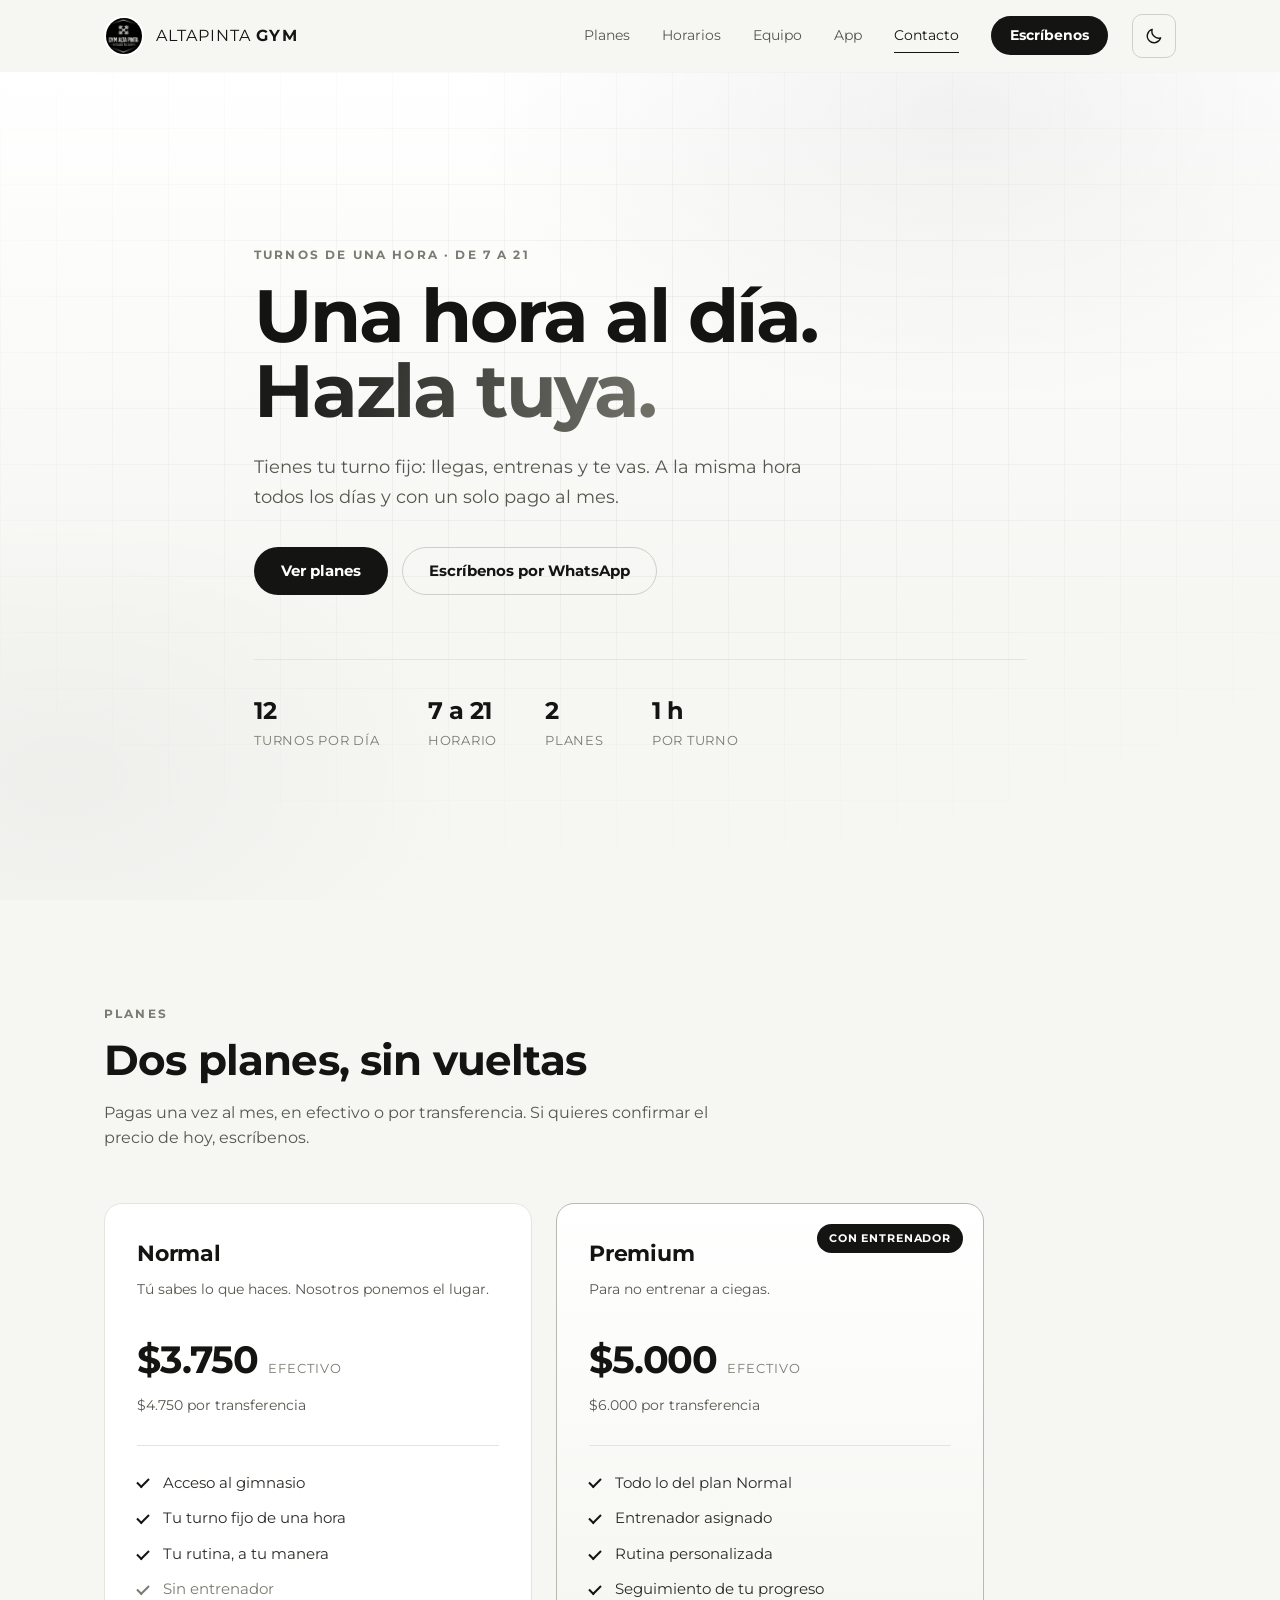
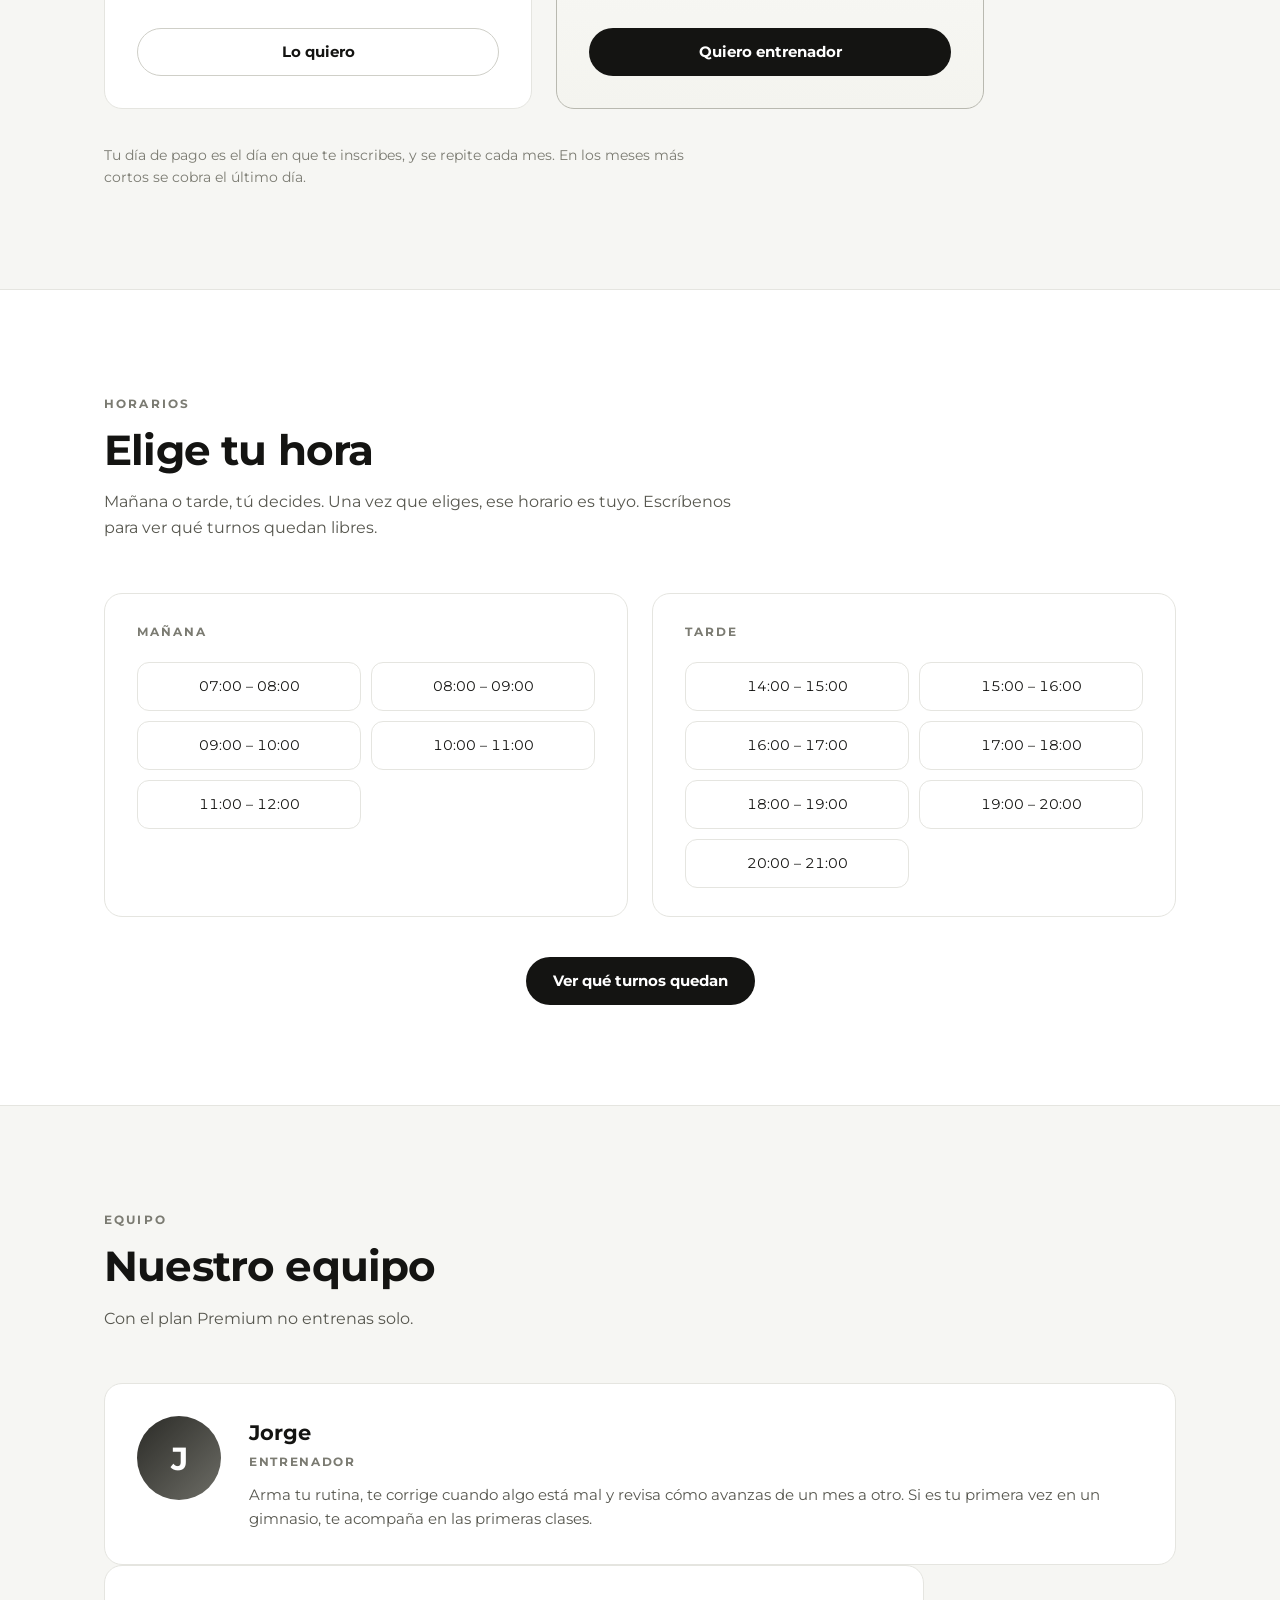
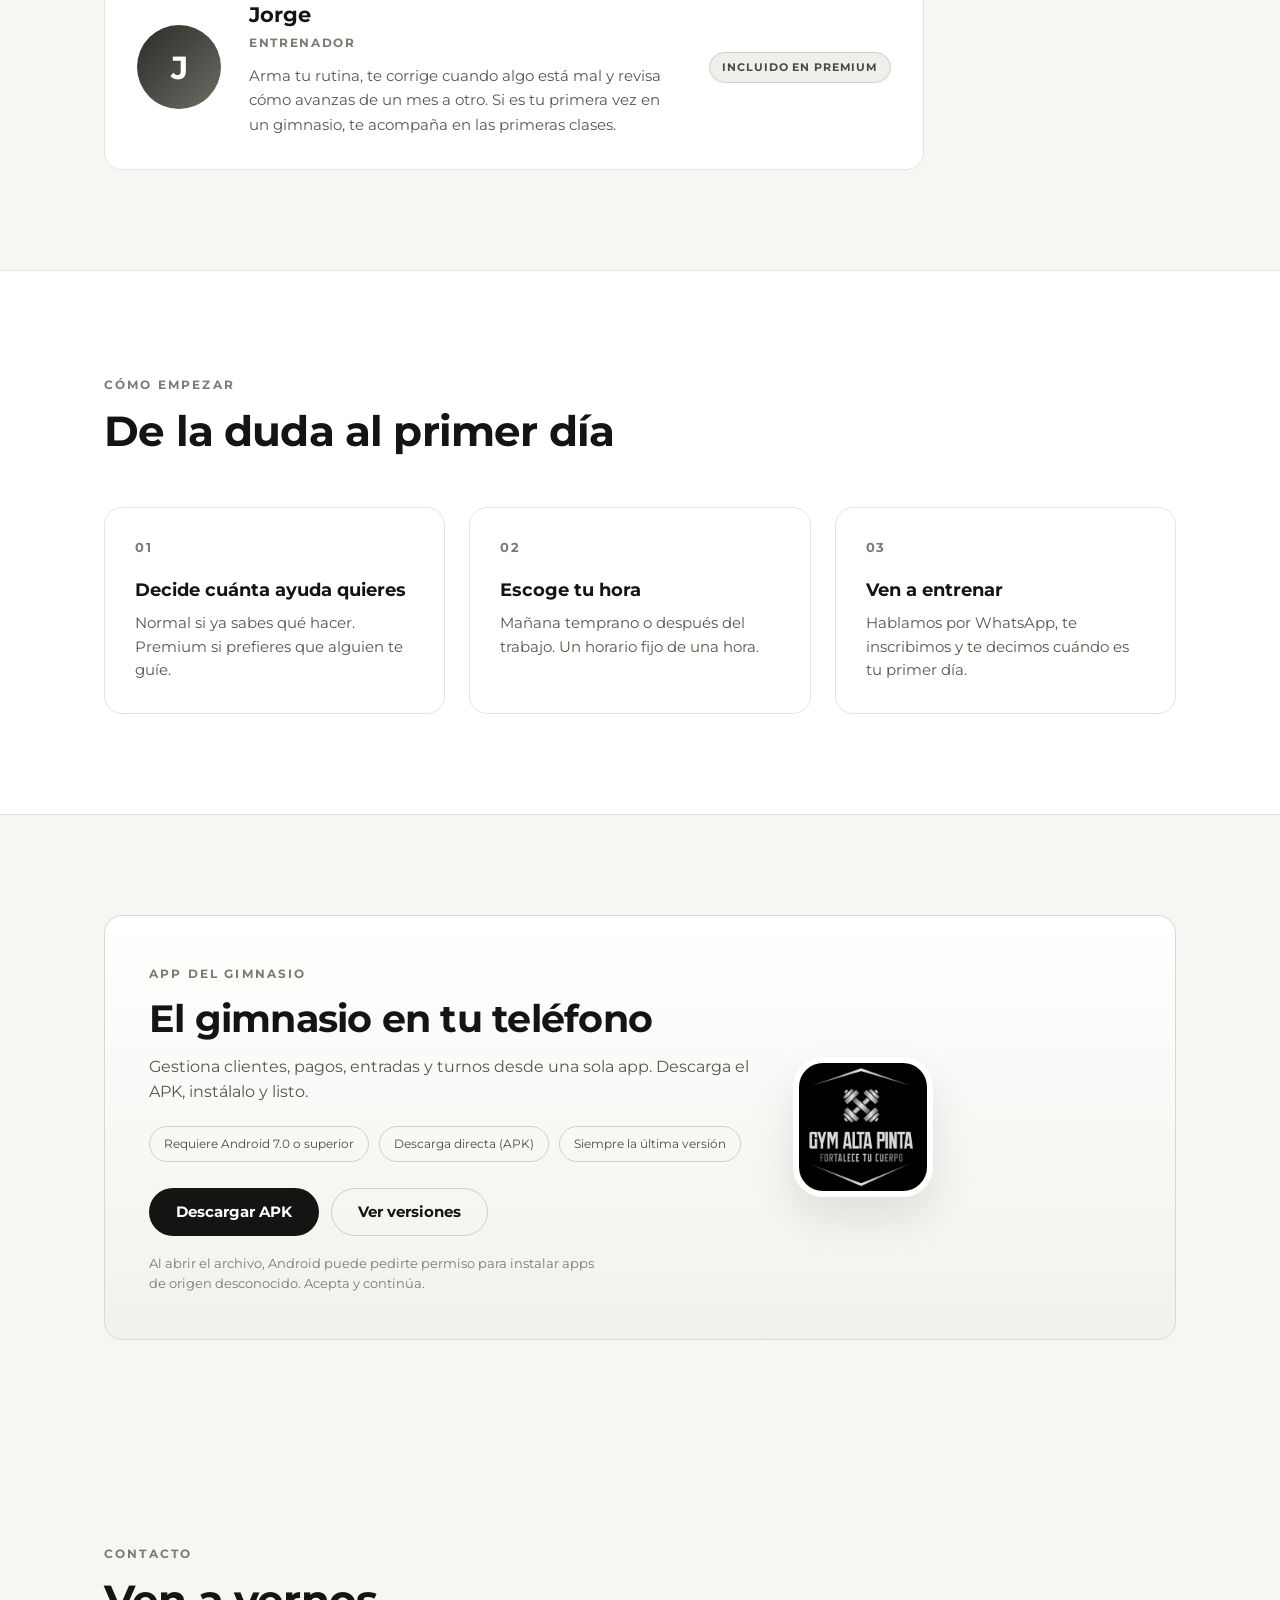
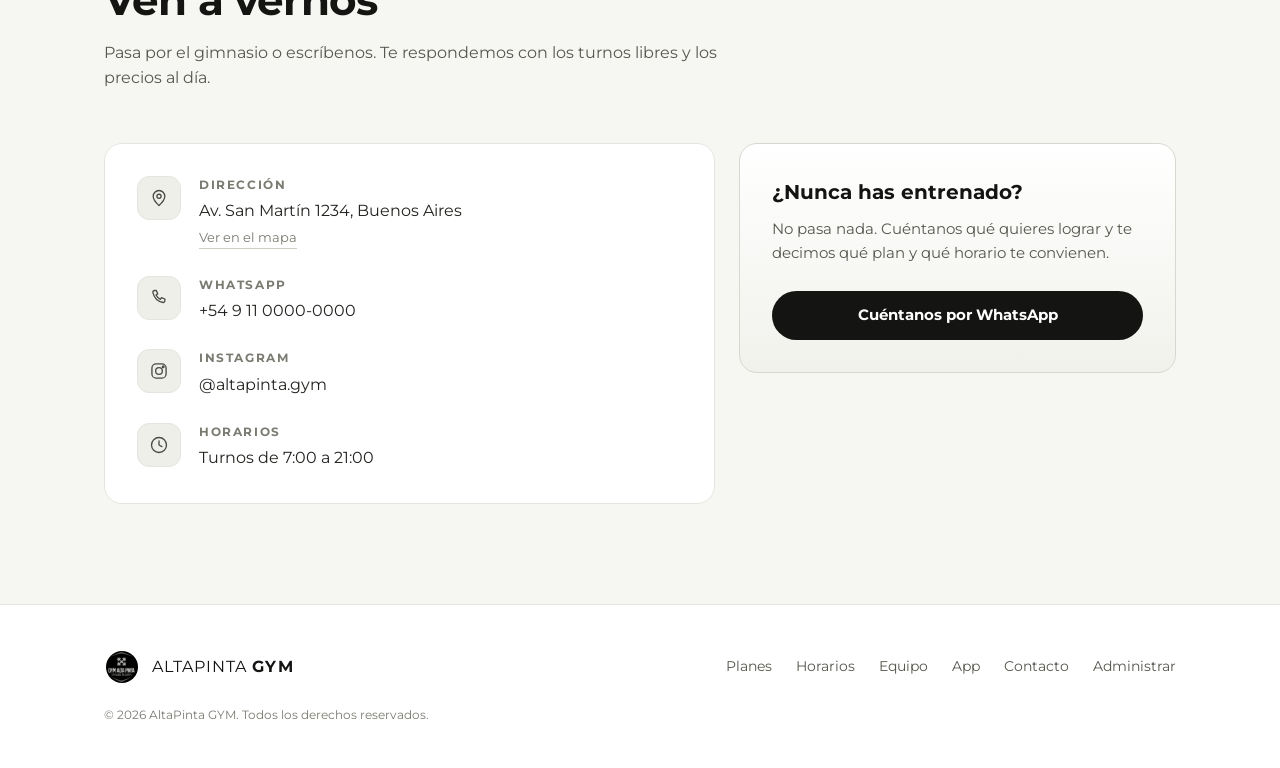
<file: index.html>
<!doctype html>
<html lang="es">
<head>
  <meta charset="utf-8">
  <meta name="viewport" content="width=device-width, initial-scale=1">

  <title>AltaPinta GYM — Tu hora de gimnasio, todos los días</title>
  <meta name="description" content="Un turno fijo de una hora que es tuyo cada día. Dos planes, entrenador si lo quieres y un solo pago al mes.">
  <meta name="theme-color" id="metaTema" content="#080808">

  <!-- Tema: se aplica antes de pintar para que no parpadee -->
  <script>
    (function () {
      var tema = "oscuro";
      try {
        var guardado = localStorage.getItem("gym_tema");
        var porDefecto = localStorage.getItem("gym_tema_defecto") || "auto";
        var sistema = window.matchMedia("(prefers-color-scheme: light)").matches ? "claro" : "oscuro";
        tema = guardado || (porDefecto === "auto" ? sistema : porDefecto);
      } catch (e) {
        tema = "oscuro";
      }
      document.documentElement.setAttribute("data-tema", tema === "claro" ? "claro" : "oscuro");
    })();
  </script>

  <!-- Redes sociales (cambiar la URL cuando el sitio esté publicado) -->
  <meta property="og:type" content="website">
  <meta property="og:title" content="AltaPinta GYM">
  <meta property="og:description" content="Un turno fijo de una hora que es tuyo cada día. Dos planes y entrenador si lo quieres.">
  <meta property="og:image" content="img/logo.jpg">

  <link rel="icon" href="img/logo.jpg">
  <link rel="stylesheet" href="styles.css">

  <!-- CONTENIDO: los textos, precios, turnos, fotos y datos de contacto se
       editan desde el panel /admin/. Lo escrito aquí es solo el respaldo
       por si el sitio se abre sin conexión. -->

  <script type="application/ld+json" id="jsonld">
  {
    "@context": "https://schema.org",
    "@type": "HealthClub",
    "name": "AltaPinta GYM",
    "description": "Gimnasio con turnos fijos de una hora, dos planes y entrenador.",
    "image": "img/logo.jpg",
    "telephone": "+54 9 11 0000-0000",
    "address": {
      "@type": "PostalAddress",
      "streetAddress": "Av. San Martín 1234",
      "addressLocality": "Buenos Aires",
      "addressCountry": "AR"
    },
    "sameAs": ["https://instagram.com/altapinta.gym"]
  }
  </script>
</head>

<body>
  <a class="skip-link" href="#contenido">Ir al contenido</a>

  <!-- ================= HEADER ================= -->

  <header class="site-header" id="siteHeader">
    <div class="container header-inner">

      <a class="brand" href="#inicio" aria-label="AltaPinta GYM — inicio">
        <img class="brand-logo" src="img/logo.jpg" alt="" width="40" height="40">
        <span class="brand-name">AltaPinta <strong>GYM</strong></span>
      </a>

      <nav class="nav" id="navMenu" aria-label="Principal">
        <a href="#planes">Planes</a>
        <a href="#horarios">Horarios</a>
        <a href="#entrenador">Equipo</a>
        <a href="#app">App</a>
        <a href="#contacto">Contacto</a>
        <a class="btn btn-primary btn-sm" data-wa data-wa-texto="Hola, quiero información sobre AltaPinta GYM"
           href="https://wa.me/5491100000000" target="_blank" rel="noopener">Escríbenos</a>
      </nav>

      <div class="header-tools">

        <button class="icon-btn" id="themeToggle" type="button"
                aria-label="Cambiar a modo claro" title="Cambiar de tema">
          <svg class="ico-sol" viewBox="0 0 24 24" fill="none" stroke="currentColor"
               stroke-width="1.7" stroke-linecap="round" aria-hidden="true">
            <circle cx="12" cy="12" r="4.2"/>
            <path d="M12 2.5v2.2M12 19.3v2.2M2.5 12h2.2M19.3 12h2.2M5.3 5.3l1.6 1.6M17.1 17.1l1.6 1.6M18.7 5.3l-1.6 1.6M6.9 17.1l-1.6 1.6"/>
          </svg>
          <svg class="ico-luna" viewBox="0 0 24 24" fill="none" stroke="currentColor"
               stroke-width="1.7" stroke-linecap="round" stroke-linejoin="round" aria-hidden="true">
            <path d="M20 14.2A8.2 8.2 0 0 1 9.8 4a8.2 8.2 0 1 0 10.2 10.2Z"/>
          </svg>
        </button>

        <button class="nav-toggle" id="navToggle" type="button"
                aria-expanded="false" aria-controls="navMenu" aria-label="Abrir menú">
          <span></span><span></span><span></span>
        </button>

      </div>

    </div>
  </header>

  <main id="contenido">

    <!-- ================= HERO ================= -->

    <section class="hero" id="inicio">
      <div class="hero-bg" aria-hidden="true"></div>
      <div class="hero-foto" id="heroFoto" aria-hidden="true" hidden></div>

      <div class="container hero-inner">

        <p class="eyebrow" data-hero-etiqueta>Turnos de una hora · De 7 a 21</p>

        <h1><span data-hero-titulo>Una hora al día.</span><br><span class="grad" data-hero-destacado>Hazla tuya.</span></h1>

        <p class="lead" data-hero-bajada>
          Tienes tu turno fijo: llegas, entrenas y te vas. A la misma hora todos los días y con un solo pago al mes.
        </p>

        <div class="hero-actions">
          <a class="btn btn-primary" href="#planes">Ver planes</a>
          <a class="btn btn-ghost" data-wa data-wa-texto="Hola, quiero empezar en AltaPinta GYM"
             href="https://wa.me/5491100000000" target="_blank" rel="noopener">Escríbenos por WhatsApp</a>
        </div>

        <dl class="hero-stats">
          <div>
            <dt data-stat-turnos>12</dt>
            <dd>turnos por día</dd>
          </div>
          <div>
            <dt data-stat-horario>7 a 21</dt>
            <dd>horario</dd>
          </div>
          <div>
            <dt data-stat-planes>2</dt>
            <dd>planes</dd>
          </div>
          <div>
            <dt>1 h</dt>
            <dd>por turno</dd>
          </div>
        </dl>

      </div>
    </section>

    <!-- ================= PLANES ================= -->

    <section class="section" id="planes">
      <div class="container">

        <header class="section-head reveal">
          <p class="eyebrow">Planes</p>
          <h2>Dos planes, sin vueltas</h2>
          <p class="section-sub">
            Pagas una vez al mes, en efectivo o por transferencia. Si quieres confirmar el precio de hoy, escríbenos.
          </p>
        </header>

        <div class="cards" id="planesLista">

          <article class="card plan">
            <header class="plan-head">
              <h3>Normal</h3>
              <p>Tú sabes lo que haces. Nosotros ponemos el lugar.</p>
            </header>

            <p class="price">
              <span class="price-main">$3.750</span>
              <span class="price-note">efectivo</span>
            </p>
            <p class="price-alt">$4.750 por transferencia</p>

            <ul class="features">
              <li>Acceso al gimnasio</li>
              <li>Tu turno fijo de una hora</li>
              <li>Tu rutina, a tu manera</li>
              <li class="muted-item">Sin entrenador</li>
            </ul>

            <a class="btn btn-ghost btn-block" data-wa data-wa-texto="Hola, quiero el plan Normal"
               href="https://wa.me/5491100000000" target="_blank" rel="noopener">Lo quiero</a>
          </article>

          <article class="card plan plan-featured">
            <span class="badge">Con entrenador</span>

            <header class="plan-head">
              <h3>Premium</h3>
              <p>Para no entrenar a ciegas.</p>
            </header>

            <p class="price">
              <span class="price-main">$5.000</span>
              <span class="price-note">efectivo</span>
            </p>
            <p class="price-alt">$6.000 por transferencia</p>

            <ul class="features">
              <li>Todo lo del plan Normal</li>
              <li>Entrenador asignado</li>
              <li>Rutina personalizada</li>
              <li>Seguimiento de tu progreso</li>
            </ul>

            <a class="btn btn-primary btn-block" data-wa data-wa-texto="Hola, quiero el plan Premium"
               href="https://wa.me/5491100000000" target="_blank" rel="noopener">Quiero entrenador</a>
          </article>

        </div>

        <p class="note reveal" data-nota-pagos>
          Tu día de pago es el día en que te inscribes, y se repite cada mes. En los meses más cortos se cobra el último día.
        </p>

      </div>
    </section>

    <!-- ================= HORARIOS ================= -->

    <section class="section section-alt" id="horarios">
      <div class="container">

        <header class="section-head reveal">
          <p class="eyebrow">Horarios</p>
          <h2>Elige tu hora</h2>
          <p class="section-sub">
            Mañana o tarde, tú decides. Una vez que eliges, ese horario es tuyo. Escríbenos para ver qué turnos quedan libres.
          </p>
        </header>

        <div class="schedule" id="turnosLista">

          <div class="schedule-group">
            <h3>Mañana</h3>
            <ul class="slots">
              <li>07:00 – 08:00</li>
              <li>08:00 – 09:00</li>
              <li>09:00 – 10:00</li>
              <li>10:00 – 11:00</li>
              <li>11:00 – 12:00</li>
            </ul>
          </div>

          <div class="schedule-group">
            <h3>Tarde</h3>
            <ul class="slots">
              <li>14:00 – 15:00</li>
              <li>15:00 – 16:00</li>
              <li>16:00 – 17:00</li>
              <li>17:00 – 18:00</li>
              <li>18:00 – 19:00</li>
              <li>19:00 – 20:00</li>
              <li>20:00 – 21:00</li>
            </ul>
          </div>

        </div>

        <div class="center reveal">
          <a class="btn btn-primary" data-wa data-wa-texto="Hola, quiero consultar la disponibilidad de turnos"
             href="https://wa.me/5491100000000" target="_blank" rel="noopener">Ver qué turnos quedan</a>
        </div>

      </div>
    </section>

    <!-- ================= ENTRENADOR ================= -->

    <section class="section" id="entrenador">
      <div class="container">

        <header class="section-head reveal">
          <p class="eyebrow">Equipo</p>
          <h2>Nuestro equipo</h2>
          <p class="section-sub">
            Con el plan Premium no entrenas solo.
          </p>
        </header>

        <div class="trainers" id="entrenadoresLista" hidden></div>

        <article class="trainer card reveal" id="entrenadorUnico">
          <div class="trainer-avatar" id="entrenadorAvatar" aria-hidden="true">J</div>

          <div class="trainer-body">
            <h3 id="entrenadorNombre">Jorge</h3>
            <p class="trainer-role" id="entrenadorRol">Entrenador</p>
            <p id="entrenadorDesc">
              Arma tu rutina, te corrige cuando algo está mal y revisa cómo avanzas de un mes a otro. Si es tu primera vez en un gimnasio, te acompaña en las primeras clases.
            </p>
          </div>

          <span class="badge badge-soft" id="entrenadorEtiqueta">Incluido en Premium</span>
        </article>

      </div>
    </section>

    <!-- ================= GALERÍA (se muestra si hay fotos) ================= -->

    <section class="section" id="galeria" hidden>
      <div class="container">

        <header class="section-head reveal">
          <p class="eyebrow">El local</p>
          <h2>Así es por dentro</h2>
        </header>

        <div class="gallery" id="galeriaLista"></div>

      </div>
    </section>

    <!-- ================= CÓMO EMPEZAR ================= -->

    <section class="section section-alt" id="empezar">
      <div class="container">

        <header class="section-head reveal">
          <p class="eyebrow">Cómo empezar</p>
          <h2>De la duda al primer día</h2>
        </header>

        <ol class="steps" id="pasosLista">
          <li class="card">
            <span class="step-num">01</span>
            <h3>Decide cuánta ayuda quieres</h3>
            <p>Normal si ya sabes qué hacer. Premium si prefieres que alguien te guíe.</p>
          </li>
          <li class="card">
            <span class="step-num">02</span>
            <h3>Escoge tu hora</h3>
            <p>Mañana temprano o después del trabajo. Un horario fijo de una hora.</p>
          </li>
          <li class="card">
            <span class="step-num">03</span>
            <h3>Ven a entrenar</h3>
            <p>Hablamos por WhatsApp, te inscribimos y te decimos cuándo es tu primer día.</p>
          </li>
        </ol>

      </div>
    </section>

    <!-- ================= APP ================= -->

    <section class="section" id="app">
      <div class="container">

        <div class="app-card reveal">
          <div class="app-texto">
            <p class="eyebrow">App del gimnasio</p>
            <h2>El gimnasio en tu teléfono</h2>
            <p class="app-bajada">
              Gestiona clientes, pagos, entradas y turnos desde una sola app. Descarga el APK, instálalo y listo.
            </p>

            <ul class="app-datos">
              <li>Requiere Android 7.0 o superior</li>
              <li>Descarga directa (APK)</li>
              <li>Siempre la última versión</li>
            </ul>

            <div class="app-acciones">
              <a class="btn btn-primary"
                 href="https://github.com/ArielDavidXD/GymApplication/releases/latest/download/altapinta-gym.apk"
                 download>
                Descargar APK
              </a>
              <a class="btn btn-ghost"
                 href="https://github.com/ArielDavidXD/GymApplication/releases"
                 target="_blank" rel="noopener">
                Ver versiones
              </a>
            </div>

            <p class="app-nota">
              Al abrir el archivo, Android puede pedirte permiso para instalar
              apps de origen desconocido. Acepta y continúa.
            </p>
          </div>

          <div class="app-icono" aria-hidden="true">
            <img src="img/logo.jpg" alt="" width="140" height="140">
          </div>
        </div>

      </div>
    </section>

    <!-- ================= CONTACTO ================= -->

    <section class="section" id="contacto">
      <div class="container">

        <header class="section-head reveal">
          <p class="eyebrow">Contacto</p>
          <h2>Ven a vernos</h2>
          <p class="section-sub">
            Pasa por el gimnasio o escríbenos. Te respondemos con los turnos libres y los precios al día.
          </p>
        </header>

        <div class="contact-grid">

          <div class="card contact-card reveal">
            <ul class="contact-list">

              <li>
                <span class="icon" aria-hidden="true">
                  <svg viewBox="0 0 24 24" fill="none" stroke="currentColor" stroke-width="1.6" stroke-linecap="round" stroke-linejoin="round"><path d="M12 21s7-6.1 7-11a7 7 0 1 0-14 0c0 4.9 7 11 7 11Z"/><circle cx="12" cy="10" r="2.5"/></svg>
                </span>
                <div>
                  <span class="contact-label">Dirección</span>
                  <span class="contact-value" id="contactoDireccion">Av. San Martín 1234, Buenos Aires</span>
                  <a class="contact-link" id="contactoMapa"
                     href="https://www.google.com/maps/search/?api=1&query=AltaPinta+GYM"
                     target="_blank" rel="noopener">Ver en el mapa</a>
                </div>
              </li>

              <li>
                <span class="icon" aria-hidden="true">
                  <svg viewBox="0 0 24 24" fill="none" stroke="currentColor" stroke-width="1.6" stroke-linecap="round" stroke-linejoin="round"><path d="M6.6 3h2.2l1.6 4-2 1.4a12 12 0 0 0 5.2 5.2l1.4-2 4 1.6v2.2a2 2 0 0 1-2.2 2A16 16 0 0 1 4.6 5.2 2 2 0 0 1 6.6 3Z"/></svg>
                </span>
                <div>
                  <span class="contact-label">WhatsApp</span>
                  <a class="contact-value" id="contactoWhatsapp"
                     href="https://wa.me/5491100000000" target="_blank" rel="noopener">+54 9 11 0000-0000</a>
                </div>
              </li>

              <li>
                <span class="icon" aria-hidden="true">
                  <svg viewBox="0 0 24 24" fill="none" stroke="currentColor" stroke-width="1.6" stroke-linecap="round" stroke-linejoin="round"><rect x="3.5" y="3.5" width="17" height="17" rx="5"/><circle cx="12" cy="12" r="4"/><circle cx="17" cy="7" r="1"/></svg>
                </span>
                <div>
                  <span class="contact-label">Instagram</span>
                  <a class="contact-value" id="contactoInstagram" href="https://instagram.com/altapinta.gym"
                     target="_blank" rel="noopener">@altapinta.gym</a>
                </div>
              </li>

              <li>
                <span class="icon" aria-hidden="true">
                  <svg viewBox="0 0 24 24" fill="none" stroke="currentColor" stroke-width="1.6" stroke-linecap="round" stroke-linejoin="round"><circle cx="12" cy="12" r="9"/><path d="M12 7v5l3.5 2"/></svg>
                </span>
                <div>
                  <span class="contact-label">Horarios</span>
                  <span class="contact-value" id="contactoHorario">Turnos de 7:00 a 21:00</span>
                </div>
              </li>

            </ul>
          </div>

          <aside class="card cta-card reveal">
            <h3>¿Nunca has entrenado?</h3>
            <p>
              No pasa nada. Cuéntanos qué quieres lograr y te decimos qué plan y qué horario te convienen.
            </p>
            <a class="btn btn-primary btn-block" data-wa data-wa-texto="Hola, es mi primera vez en AltaPinta GYM"
               href="https://wa.me/5491100000000" target="_blank" rel="noopener">Cuéntanos por WhatsApp</a>
          </aside>

        </div>

      </div>
    </section>

  </main>

  <!-- ================= FOOTER ================= -->

  <footer class="site-footer">
    <div class="container footer-inner">

      <div class="footer-brand">
        <img class="brand-logo" src="img/logo.jpg" alt="" width="36" height="36">
        <span class="brand-name">AltaPinta <strong>GYM</strong></span>
      </div>

      <nav class="footer-nav" aria-label="Enlaces del pie">
        <a href="#planes">Planes</a>
        <a href="#horarios">Horarios</a>
        <a href="#entrenador">Equipo</a>
        <a href="#app">App</a>
        <a href="#contacto">Contacto</a>
        <a href="admin/">Administrar</a>
      </nav>

      <p class="footer-copy">
        © <span id="year">2026</span> AltaPinta GYM. Todos los derechos reservados.
      </p>

    </div>
  </footer>

  <script src="config.js"></script>
  <script src="entrenadores.js"></script>
  <script src="contenido.js"></script>
  <script src="script.js"></script>
</body>
</html>
</file>
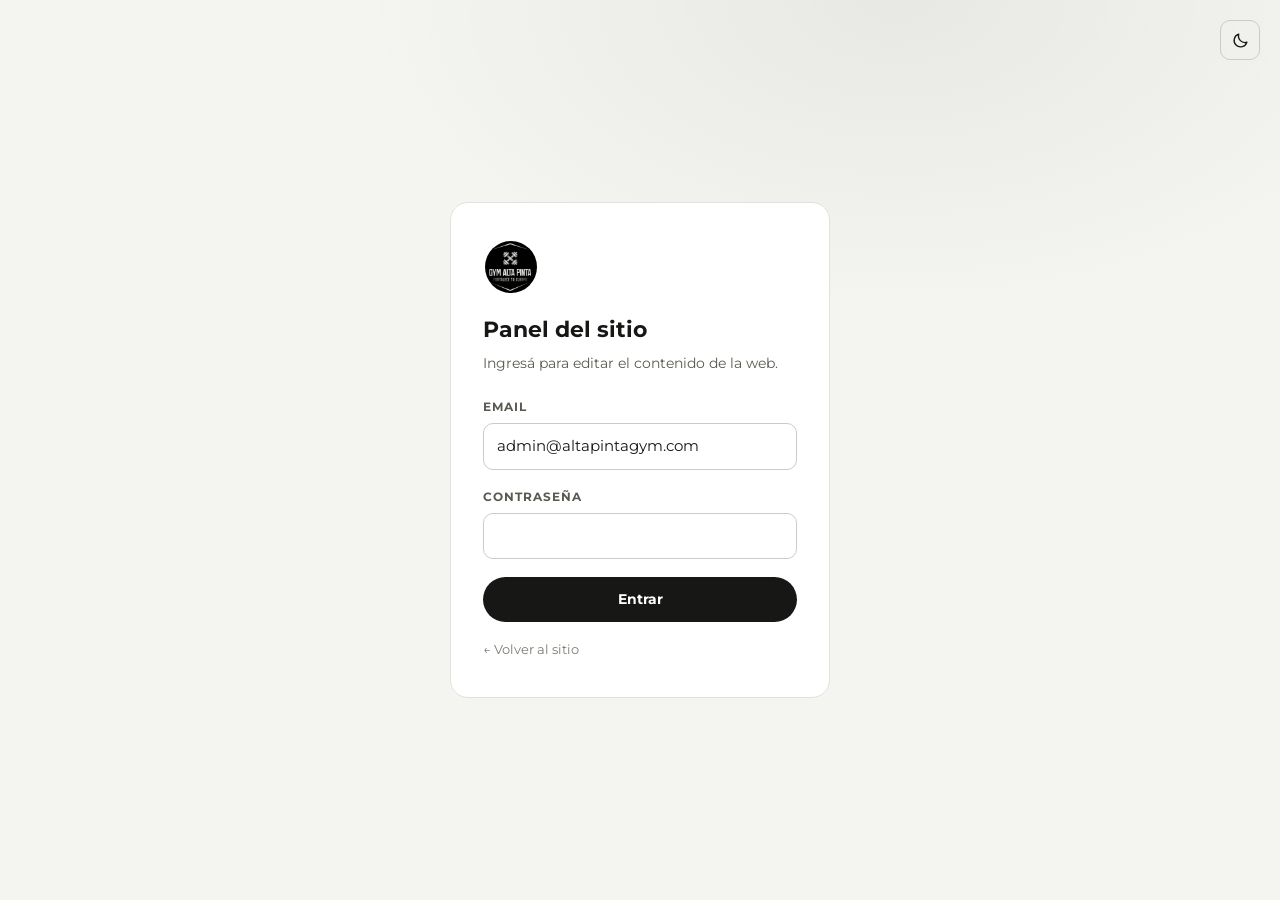
<file: admin/index.html>
﻿<!doctype html>
<html lang="es">
<head>
  <meta charset="utf-8">
  <meta name="viewport" content="width=device-width, initial-scale=1">
  <meta name="robots" content="noindex, nofollow">
  <title>Panel del sitio — AltaPinta GYM</title>
  <link rel="icon" href="../img/logo.jpg">

  <!-- Tema del panel: se aplica antes de pintar -->
  <script>
    (function () {
      var tema = "oscuro";
      try {
        tema = localStorage.getItem("gym_admin_tema") ||
          (window.matchMedia("(prefers-color-scheme: light)").matches ? "claro" : "oscuro");
      } catch (e) {
        tema = "oscuro";
      }
      document.documentElement.setAttribute("data-tema", tema === "claro" ? "claro" : "oscuro");
    })();
  </script>

  <link rel="stylesheet" href="admin.css">
</head>

<body>

  <!-- ================= LOGIN ================= -->

  <div class="login" id="vistaLogin">

    <button class="icon-btn js-tema login-tema" type="button" aria-label="Cambiar de tema" title="Cambiar de tema">
      <svg class="ico-sol" viewBox="0 0 24 24" fill="none" stroke="currentColor"
           stroke-width="1.7" stroke-linecap="round" aria-hidden="true">
        <circle cx="12" cy="12" r="4.2"/>
        <path d="M12 2.5v2.2M12 19.3v2.2M2.5 12h2.2M19.3 12h2.2M5.3 5.3l1.6 1.6M17.1 17.1l1.6 1.6M18.7 5.3l-1.6 1.6M6.9 17.1l-1.6 1.6"/>
      </svg>
      <svg class="ico-luna" viewBox="0 0 24 24" fill="none" stroke="currentColor"
           stroke-width="1.7" stroke-linecap="round" stroke-linejoin="round" aria-hidden="true">
        <path d="M20 14.2A8.2 8.2 0 0 1 9.8 4a8.2 8.2 0 1 0 10.2 10.2Z"/>
      </svg>
    </button>

    <form class="login-card" id="formLogin" autocomplete="on">
      <img class="login-logo" src="../img/logo.jpg" alt="">
      <h1>Panel del sitio</h1>
      <p class="login-sub">Ingresá para editar el contenido de la web.</p>

      <label class="campo">
        <span>Email</span>
        <input type="email" id="loginEmail" value="admin@altapintagym.com" autocomplete="username" required>
      </label>

      <label class="campo">
        <span>Contraseña</span>
        <input type="password" id="loginPassword" autocomplete="current-password" required>
      </label>

      <button class="btn btn-primario btn-ancho" type="submit" id="btnLogin">Entrar</button>

      <p class="mensaje error" id="loginError" hidden></p>
      <a class="volver" href="../index.html">← Volver al sitio</a>
    </form>
  </div>

  <!-- ================= PANEL ================= -->

  <div class="panel" id="vistaPanel" hidden>

    <aside class="sidebar">

      <div class="sidebar-marca">
        <img src="../img/logo.jpg" alt="">
        <span>AltaPinta <strong>GYM</strong></span>

        <div class="sidebar-acciones">
          <a class="icon-btn solo-movil" href="../index.html" target="_blank" rel="noopener"
             aria-label="Ver sitio" title="Ver sitio">
            <svg viewBox="0 0 24 24" fill="none" stroke="currentColor" stroke-width="1.7"
                 stroke-linecap="round" stroke-linejoin="round" aria-hidden="true">
              <path d="M14 4h6v6"/><path d="M20 4 10 14"/><path d="M18 13v6a1 1 0 0 1-1 1H5a1 1 0 0 1-1-1V7a1 1 0 0 1 1-1h6"/>
            </svg>
          </a>

          <button class="icon-btn js-tema" type="button" aria-label="Cambiar de tema" title="Cambiar de tema">
            <svg class="ico-sol" viewBox="0 0 24 24" fill="none" stroke="currentColor"
                 stroke-width="1.7" stroke-linecap="round" aria-hidden="true">
              <circle cx="12" cy="12" r="4.2"/>
              <path d="M12 2.5v2.2M12 19.3v2.2M2.5 12h2.2M19.3 12h2.2M5.3 5.3l1.6 1.6M17.1 17.1l1.6 1.6M18.7 5.3l-1.6 1.6M6.9 17.1l-1.6 1.6"/>
            </svg>
            <svg class="ico-luna" viewBox="0 0 24 24" fill="none" stroke="currentColor"
                 stroke-width="1.7" stroke-linecap="round" stroke-linejoin="round" aria-hidden="true">
              <path d="M20 14.2A8.2 8.2 0 0 1 9.8 4a8.2 8.2 0 1 0 10.2 10.2Z"/>
            </svg>
          </button>

          <button class="icon-btn js-salir solo-movil" type="button" aria-label="Cerrar sesión" title="Cerrar sesión">
            <svg viewBox="0 0 24 24" fill="none" stroke="currentColor" stroke-width="1.7"
                 stroke-linecap="round" stroke-linejoin="round" aria-hidden="true">
              <path d="M15 4h3a2 2 0 0 1 2 2v12a2 2 0 0 1-2 2h-3"/>
              <path d="M10 8l-4 4 4 4M6 12h9"/>
            </svg>
          </button>
        </div>
      </div>

      <nav class="menu" id="tabs" aria-label="Secciones">
        <button type="button" class="tab activo" data-tab="general">
          <svg viewBox="0 0 24 24" fill="none" stroke="currentColor" stroke-width="1.6" stroke-linecap="round" stroke-linejoin="round" aria-hidden="true"><path d="M4 10.5 12 4l8 6.5"/><path d="M6 9.5V20h12V9.5"/></svg>
          <span>General</span>
        </button>
        <button type="button" class="tab" data-tab="planes">
          <svg viewBox="0 0 24 24" fill="none" stroke="currentColor" stroke-width="1.6" stroke-linecap="round" stroke-linejoin="round" aria-hidden="true"><path d="M12 3 3 8l9 5 9-5-9-5Z"/><path d="m3 13 9 5 9-5"/></svg>
          <span>Planes</span>
        </button>
        <button type="button" class="tab" data-tab="turnos">
          <svg viewBox="0 0 24 24" fill="none" stroke="currentColor" stroke-width="1.6" stroke-linecap="round" stroke-linejoin="round" aria-hidden="true"><circle cx="12" cy="12" r="8.5"/><path d="M12 7.5V12l3 2"/></svg>
          <span>Turnos</span>
        </button>
        <button type="button" class="tab" data-tab="entrenador">
          <svg viewBox="0 0 24 24" fill="none" stroke="currentColor" stroke-width="1.6" stroke-linecap="round" stroke-linejoin="round" aria-hidden="true"><circle cx="12" cy="8" r="3.5"/><path d="M5 20a7 7 0 0 1 14 0"/></svg>
          <span>Entrenador</span>
        </button>
        <button type="button" class="tab" data-tab="galeria">
          <svg viewBox="0 0 24 24" fill="none" stroke="currentColor" stroke-width="1.6" stroke-linecap="round" stroke-linejoin="round" aria-hidden="true"><rect x="3.5" y="4.5" width="17" height="15" rx="2.5"/><circle cx="9" cy="10" r="1.6"/><path d="m5 18 5-5 4 4 3-2.5 2 2"/></svg>
          <span>Galería</span>
        </button>
        <button type="button" class="tab" data-tab="contacto">
          <svg viewBox="0 0 24 24" fill="none" stroke="currentColor" stroke-width="1.6" stroke-linecap="round" stroke-linejoin="round" aria-hidden="true"><path d="M6.6 3h2.2l1.6 4-2 1.4a12 12 0 0 0 5.2 5.2l1.4-2 4 1.6v2.2a2 2 0 0 1-2.2 2A16 16 0 0 1 4.6 5.2 2 2 0 0 1 6.6 3Z"/></svg>
          <span>Contacto</span>
        </button>
        <button type="button" class="tab" data-tab="apariencia">
          <svg viewBox="0 0 24 24" fill="none" stroke="currentColor" stroke-width="1.6" stroke-linecap="round" stroke-linejoin="round" aria-hidden="true"><path d="M12 3a9 9 0 1 0 0 18c1.4 0 2-.9 2-1.8 0-.8-.6-1.4-.6-2.2 0-1.1.9-2 2-2H17a4 4 0 0 0 4-4c0-4.4-4-8-9-8Z"/><circle cx="7.5" cy="11" r="1"/><circle cx="11" cy="7" r="1"/><circle cx="15.5" cy="8.5" r="1"/></svg>
          <span>Apariencia</span>
        </button>
        <button type="button" class="tab" data-tab="cuenta">
          <svg viewBox="0 0 24 24" fill="none" stroke="currentColor" stroke-width="1.6" stroke-linecap="round" stroke-linejoin="round" aria-hidden="true"><rect x="4.5" y="10.5" width="15" height="9.5" rx="2.5"/><path d="M8 10.5V8a4 4 0 0 1 8 0v2.5"/></svg>
          <span>Cuenta</span>
        </button>
      </nav>

      <div class="sidebar-pie">
        <a class="enlace" href="../index.html" target="_blank" rel="noopener">Ver sitio ↗</a>
        <button class="enlace js-salir" type="button">Cerrar sesión</button>
      </div>

    </aside>

    <div class="principal">

      <header class="topbar">
        <h1 id="tituloSeccion">General</h1>

        <div class="topbar-acciones">
          <a class="btn btn-secundario btn-chico" href="../index.html" target="_blank" rel="noopener">Ver sitio ↗</a>

          <button class="icon-btn js-tema" type="button" aria-label="Cambiar de tema" title="Cambiar de tema">
            <svg class="ico-sol" viewBox="0 0 24 24" fill="none" stroke="currentColor"
                 stroke-width="1.7" stroke-linecap="round" aria-hidden="true">
              <circle cx="12" cy="12" r="4.2"/>
              <path d="M12 2.5v2.2M12 19.3v2.2M2.5 12h2.2M19.3 12h2.2M5.3 5.3l1.6 1.6M17.1 17.1l1.6 1.6M18.7 5.3l-1.6 1.6M6.9 17.1l-1.6 1.6"/>
            </svg>
            <svg class="ico-luna" viewBox="0 0 24 24" fill="none" stroke="currentColor"
                 stroke-width="1.7" stroke-linecap="round" stroke-linejoin="round" aria-hidden="true">
              <path d="M20 14.2A8.2 8.2 0 0 1 9.8 4a8.2 8.2 0 1 0 10.2 10.2Z"/>
            </svg>
          </button>
        </div>
      </header>

      <main class="contenido" id="contenidoPanel">

        <!-- ---------- GENERAL ---------- -->

        <section class="seccion" data-panel="general">
          <h2>Portada</h2>
          <p class="ayuda">Lo primero que se ve al entrar al sitio.</p>

          <label class="campo">
            <span>Texto chico (arriba del título)</span>
            <input data-campo="sitio.hero.etiqueta" placeholder="Gimnasio · Turnos de una hora">
          </label>

          <div class="fila">
            <label class="campo">
              <span>Título</span>
              <input data-campo="sitio.hero.titulo" placeholder="Entrená fuerte.">
            </label>
            <label class="campo">
              <span>Título (parte destacada)</span>
              <input data-campo="sitio.hero.tituloDestacado" placeholder="Todos los días.">
            </label>
          </div>

          <label class="campo">
            <span>Descripción</span>
            <textarea rows="3" data-campo="sitio.hero.bajada"></textarea>
          </label>

          <div class="campo">
            <span>Foto de fondo (opcional)</span>
            <div class="subida">
              <img class="miniatura" id="previewHero" alt="" hidden>
              <div class="subida-acciones">
                <label class="btn btn-secundario">
                  Subir foto
                  <input type="file" accept="image/*" id="inputHero" hidden>
                </label>
                <button type="button" class="btn btn-peligro" id="quitarHero" hidden>Quitar</button>
                <span class="ayuda" id="estadoHero"></span>
              </div>
            </div>
          </div>

          <label class="campo">
            <span>Nota sobre los pagos</span>
            <textarea rows="2" data-campo="sitio.notaPagos"></textarea>
          </label>

          <h2 class="separador">Cómo empezar</h2>
          <p class="ayuda">Los tres pasos que se muestran antes del contacto.</p>
          <div id="pasosEditor"></div>
          <button type="button" class="btn btn-secundario" id="btnAgregarPaso">+ Agregar paso</button>
        </section>

        <!-- ---------- PLANES ---------- -->

        <section class="seccion" data-panel="planes" hidden>
          <h2>Planes y precios</h2>
          <p class="ayuda">
            El plan marcado como destacado se muestra resaltado. Los precios se
            escriben sin puntos (ej. 3750).
          </p>

          <div id="planesEditor"></div>
          <button type="button" class="btn btn-secundario" id="btnAgregarPlan">+ Agregar plan</button>
        </section>

        <!-- ---------- TURNOS ---------- -->

        <section class="seccion" data-panel="turnos" hidden>
          <h2>Turnos</h2>
          <p class="ayuda">
            Los turnos se agrupan por el texto de "Grupo" (Mañana, Tarde, etc.).
            El orden es el de la lista.
          </p>

          <div id="turnosEditor"></div>
          <button type="button" class="btn btn-secundario" id="btnAgregarTurno">+ Agregar turno</button>
        </section>

        <!-- ---------- ENTRENADOR ---------- -->

        <section class="seccion" data-panel="entrenador" hidden>
          <h2>Entrenador</h2>

          <div class="fila">
            <label class="campo">
              <span>Nombre</span>
              <input data-campo="entrenador.nombre">
            </label>
            <label class="campo">
              <span>Cargo</span>
              <input data-campo="entrenador.rol" placeholder="Entrenador">
            </label>
          </div>

          <label class="campo">
            <span>Descripción</span>
            <textarea rows="3" data-campo="entrenador.descripcion"></textarea>
          </label>

          <label class="campo">
            <span>Etiqueta (opcional)</span>
            <input data-campo="entrenador.etiqueta" placeholder="Incluido en Premium">
          </label>

          <div class="campo">
            <span>Foto</span>
            <div class="subida">
              <img class="miniatura redonda" id="previewEntrenador" alt="" hidden>
              <div class="subida-acciones">
                <label class="btn btn-secundario">
                  Subir foto
                  <input type="file" accept="image/*" id="inputEntrenador" hidden>
                </label>
                <button type="button" class="btn btn-peligro" id="quitarEntrenador" hidden>Quitar</button>
                <span class="ayuda" id="estadoEntrenador"></span>
              </div>
            </div>
          </div>
        </section>

        <!-- ---------- GALERÍA ---------- -->

        <section class="seccion" data-panel="galeria" hidden>
          <h2>Galería del local</h2>
          <p class="ayuda">
            Si no hay fotos, la sección no aparece en el sitio. Se achican
            automáticamente antes de subirlas.
          </p>

          <label class="btn btn-primario">
            Subir fotos
            <input type="file" accept="image/*" multiple id="inputGaleria" hidden>
          </label>
          <span class="ayuda" id="estadoGaleria"></span>

          <div class="galeria-editor" id="galeriaEditor"></div>
        </section>

        <!-- ---------- CONTACTO ---------- -->

        <section class="seccion" data-panel="contacto" hidden>
          <h2>Contacto</h2>

          <label class="campo">
            <span>Dirección</span>
            <input data-campo="sitio.contacto.direccion">
          </label>

          <div class="fila">
            <label class="campo">
              <span>WhatsApp (solo números, con código de país)</span>
              <input data-campo="sitio.contacto.whatsapp" placeholder="5491100000000" inputmode="numeric">
            </label>
            <label class="campo">
              <span>Teléfono como se muestra</span>
              <input data-campo="sitio.contacto.telefonoVisible" placeholder="+54 9 11 0000-0000">
            </label>
          </div>

          <div class="fila">
            <label class="campo">
              <span>Instagram (usuario o link)</span>
              <input data-campo="sitio.contacto.instagram" placeholder="altapinta.gym">
            </label>
            <label class="campo">
              <span>Horarios (texto)</span>
              <input data-campo="sitio.contacto.horarioTexto" placeholder="Turnos de 7:00 a 21:00">
            </label>
          </div>
        </section>

        <!-- ---------- APARIENCIA ---------- -->

        <section class="seccion" data-panel="apariencia" hidden>
          <h2>Apariencia del sitio</h2>
          <p class="ayuda">
            Así se ve la web para quien entra por primera vez. Cada visitante
            puede cambiar el tema con el botón del encabezado.
          </p>

          <label class="campo">
            <span>Tema por defecto</span>
            <select data-campo="sitio.apariencia.temaPorDefecto">
              <option value="auto">Automático (según el dispositivo)</option>
              <option value="oscuro">Oscuro</option>
              <option value="claro">Claro</option>
            </select>
          </label>

          <div class="campo">
            <span>Color de acento</span>
            <p class="ayuda">Se usa en los botones principales, etiquetas y detalles.</p>

            <div class="colores" id="coloresAcento"></div>

            <div class="fila fila-color">
              <label class="campo campo-color">
                <span>Otro color</span>
                <input type="color" id="acentoLibre" value="#ffffff">
              </label>
              <button type="button" class="btn btn-secundario" id="btnAcentoOriginal">
                Usar el original
              </button>
            </div>
          </div>

          <div class="previa">
            <span class="previa-titulo">Vista previa</span>
            <div class="previa-caja" id="vistaPreviaAcento">
              <div class="previa-texto">
                <strong>Plan Premium</strong>
                <span>Con entrenador</span>
              </div>
              <span class="previa-badge">Con entrenador</span>
              <span class="previa-btn">Quiero este plan</span>
            </div>
          </div>
        </section>

        <!-- ---------- CUENTA ---------- -->

        <section class="seccion" data-panel="cuenta" hidden>
          <h2>Cuenta</h2>

          <label class="campo">
            <span>Email</span>
            <input id="cuentaEmail" disabled>
          </label>

          <h2 class="separador">Cambiar contraseña</h2>

          <div class="fila">
            <label class="campo">
              <span>Nueva contraseña</span>
              <input type="password" id="passNueva" autocomplete="new-password" minlength="8">
            </label>
            <label class="campo">
              <span>Repetir contraseña</span>
              <input type="password" id="passRepetir" autocomplete="new-password" minlength="8">
            </label>
          </div>

          <button type="button" class="btn btn-primario" id="btnCambiarPass">Cambiar contraseña</button>
          <p class="mensaje" id="passMensaje" hidden></p>
        </section>

      </main>

      <footer class="barra-guardar">
        <span class="estado" id="estadoGuardado">Cargando…</span>
        <div class="barra-acciones">
          <button type="button" class="btn btn-secundario" id="btnDescartar" hidden>Descartar</button>
          <button type="button" class="btn btn-primario" id="btnGuardar" disabled>Guardar cambios</button>
        </div>
      </footer>

    </div>

  </div>

  <script src="../config.js"></script>
  <script src="admin.js"></script>
</body>
</html>
</file>
<file: styles.css>
/* ============================================================
   AltaPinta GYM — hoja de estilos
   Sin dependencias externas: las fuentes van en fonts/.
   Tema oscuro por defecto; [data-tema="claro"] cambia la paleta.
   ============================================================ */

@font-face {
  font-family: "Montserrat";
  src: url("fonts/Montserrat-Regular.ttf") format("truetype");
  font-weight: 400;
  font-style: normal;
  font-display: swap;
}

@font-face {
  font-family: "Montserrat";
  src: url("fonts/Montserrat-Bold.ttf") format("truetype");
  font-weight: 700;
  font-style: normal;
  font-display: swap;
}

/* ---------- Variables: tema oscuro ---------- */

:root {
  color-scheme: dark;

  --bg: #080808;
  --surface: #0e0e0e;
  --card: #141414;
  --card-hover: #191919;
  --border: #242424;
  --border-strong: #343434;

  --text: #ffffff;
  --muted: #a6a6a6;
  --muted-2: #7e7e7e;
  --silver: #c9c9c9;

  --header-bg: rgba(8, 8, 8, 0.72);
  --header-bg-scrolled: rgba(8, 8, 8, 0.92);
  --menu-bg: #080808;

  --hero-glow-1: rgba(255, 255, 255, 0.10);
  --hero-glow-2: rgba(255, 255, 255, 0.05);
  --hero-from: #0c0c0c;
  --hero-to: #080808;
  --hero-line: rgba(255, 255, 255, 0.035);
  --hero-foto-overlay: linear-gradient(
    90deg,
    rgba(8, 8, 8, 0.95) 0%,
    rgba(8, 8, 8, 0.80) 45%,
    rgba(8, 8, 8, 0.35) 100%
  );

  --grad-1: #ffffff;
  --grad-2: #bdbdbd;
  --grad-3: #8a8a8a;

  --acento: #ffffff;
  --acento-texto: #0a0a0a;

  --btn-ghost-hover: #161616;
  --btn-ghost-border-hover: #4a4a4a;

  --feature-text: #e6e6e6;
  --slot-bg: #0f0f0f;
  --slot-hover: #161616;
  --icon-bg: #1c1c1c;
  --contact-value: #ececec;
  --soft-badge-bg: #1f1f1f;

  --plan-featured-from: #1b1b1b;
  --plan-featured-to: #131313;
  --plan-featured-border: #4a4a4a;

  --cta-from: #1b1b1b;
  --cta-to: #111111;
  --cta-border: #3a3a3a;

  --avatar-bg: #1a1a1a;
  --avatar-grad-1: #ffffff;
  --avatar-grad-2: #9a9a9a;
  --avatar-texto: #0a0a0a;

  --radius: 18px;
  --radius-sm: 12px;
  --max: 1120px;
  --header-h: 72px;

  --font: "Montserrat", "Segoe UI", system-ui, -apple-system, Arial, sans-serif;

  --shadow: 0 20px 50px rgba(0, 0, 0, 0.45);
  --shadow-btn: 0 12px 32px rgba(255, 255, 255, 0.18);
}

/* ---------- Variables: tema claro ---------- */

[data-tema="claro"] {
  color-scheme: light;

  --bg: #f6f6f3;
  --surface: #ffffff;
  --card: #ffffff;
  --card-hover: #fcfcfa;
  --border: #e5e5e0;
  --border-strong: #cfcfc8;

  --text: #141412;
  --muted: #57574f;
  --muted-2: #7b7b72;
  --silver: #4b4b45;

  --header-bg: rgba(246, 246, 243, 0.78);
  --header-bg-scrolled: rgba(246, 246, 243, 0.95);
  --menu-bg: #f6f6f3;

  --hero-glow-1: rgba(0, 0, 0, 0.05);
  --hero-glow-2: rgba(0, 0, 0, 0.03);
  --hero-from: #ffffff;
  --hero-to: #f6f6f3;
  --hero-line: rgba(0, 0, 0, 0.045);
  --hero-foto-overlay: linear-gradient(
    90deg,
    rgba(246, 246, 243, 0.96) 0%,
    rgba(246, 246, 243, 0.82) 45%,
    rgba(246, 246, 243, 0.35) 100%
  );

  --grad-1: #1a1a18;
  --grad-2: #4a4a45;
  --grad-3: #6f6f68;

  --acento: #141412;
  --acento-texto: #ffffff;

  --btn-ghost-hover: #ecece7;
  --btn-ghost-border-hover: #a8a8a0;

  --feature-text: #2b2b27;
  --slot-bg: #ffffff;
  --slot-hover: #f0f0eb;
  --icon-bg: #efefea;
  --contact-value: #232320;
  --soft-badge-bg: #f0f0ea;

  --plan-featured-from: #ffffff;
  --plan-featured-to: #f4f4ef;
  --plan-featured-border: #b9b9b0;

  --cta-from: #ffffff;
  --cta-to: #f1f1ec;
  --cta-border: #d8d8d1;

  --avatar-bg: #e8e8e2;
  --avatar-grad-1: #2b2b27;
  --avatar-grad-2: #6d6d66;
  --avatar-texto: #ffffff;

  --shadow: 0 20px 45px rgba(20, 20, 18, 0.10);
  --shadow-btn: 0 12px 30px rgba(20, 20, 18, 0.18);
}

/* Transición suave solo mientras se cambia de tema */

html.cambiando-tema *,
html.cambiando-tema *::before,
html.cambiando-tema *::after {
  transition:
    background-color 0.3s ease,
    border-color 0.3s ease,
    color 0.3s ease,
    fill 0.3s ease,
    stroke 0.3s ease !important;
}

/* ---------- Reset ---------- */

*,
*::before,
*::after {
  box-sizing: border-box;
}

html {
  scroll-behavior: smooth;
  scroll-padding-top: calc(var(--header-h) + 16px);
  -webkit-text-size-adjust: 100%;
}

body {
  margin: 0;
  background: var(--bg);
  color: var(--text);
  font-family: var(--font);
  font-size: 16px;
  line-height: 1.6;
  -webkit-font-smoothing: antialiased;
}

body.nav-open {
  overflow: hidden;
}

img {
  display: block;
  max-width: 100%;
}

h1, h2, h3, p, ul, ol, dl, dd {
  margin: 0;
}

ul, ol {
  padding: 0;
  list-style: none;
}

a {
  color: inherit;
  text-decoration: none;
}

button {
  font: inherit;
  color: inherit;
}

::selection {
  background: var(--text);
  color: var(--bg);
}

:focus-visible {
  outline: 2px solid var(--text);
  outline-offset: 3px;
  border-radius: 4px;
}

/* ---------- Utilidades ---------- */

.container {
  width: 100%;
  max-width: var(--max);
  margin: 0 auto;
  padding: 0 24px;
}

.skip-link {
  position: absolute;
  left: 16px;
  top: -100px;
  z-index: 200;
  padding: 12px 18px;
  border-radius: 8px;
  background: var(--text);
  color: var(--bg);
  font-weight: 700;
  transition: top 0.2s ease;
}

.skip-link:focus {
  top: 16px;
}

.eyebrow {
  display: inline-block;
  margin-bottom: 14px;
  font-size: 0.75rem;
  font-weight: 700;
  letter-spacing: 0.18em;
  text-transform: uppercase;
  color: var(--muted-2);
}

.grad {
  background: linear-gradient(100deg, var(--grad-1) 10%, var(--grad-2) 55%, var(--grad-3) 95%);
  -webkit-background-clip: text;
  background-clip: text;
  color: transparent;
}

.center {
  display: flex;
  justify-content: center;
  margin-top: 40px;
}

/* ---------- Botones ---------- */

.btn {
  display: inline-flex;
  align-items: center;
  justify-content: center;
  gap: 10px;
  padding: 14px 26px;
  border: 1px solid transparent;
  border-radius: 999px;
  font-size: 0.95rem;
  font-weight: 700;
  line-height: 1.2;
  cursor: pointer;
  transition: transform 0.2s ease, background 0.2s ease,
              border-color 0.2s ease, box-shadow 0.2s ease;
}

.btn-primary {
  background: var(--acento);
  color: var(--acento-texto);
}

.btn-primary:hover {
  transform: translateY(-2px);
  box-shadow: var(--shadow-btn);
}

.btn-ghost {
  background: transparent;
  border-color: var(--border-strong);
  color: var(--text);
}

.btn-ghost:hover {
  background: var(--btn-ghost-hover);
  border-color: var(--btn-ghost-border-hover);
  transform: translateY(-2px);
}

.btn-sm {
  padding: 10px 18px;
  font-size: 0.85rem;
}

.btn-block {
  display: flex;
  width: 100%;
  margin-top: 26px;
}

/* ---------- Botón de icono (tema) ---------- */

.icon-btn {
  display: grid;
  place-items: center;
  flex-shrink: 0;
  width: 44px;
  height: 44px;
  padding: 0;
  background: transparent;
  border: 1px solid var(--border-strong);
  border-radius: 10px;
  color: var(--text);
  cursor: pointer;
  transition: background 0.2s ease, border-color 0.2s ease, transform 0.2s ease;
}

.icon-btn:hover {
  background: var(--btn-ghost-hover);
  border-color: var(--btn-ghost-border-hover);
}

.icon-btn:active {
  transform: scale(0.96);
}

.icon-btn svg {
  width: 20px;
  height: 20px;
}

.icon-btn .ico-luna {
  display: none;
}

[data-tema="claro"] .icon-btn .ico-sol {
  display: none;
}

[data-tema="claro"] .icon-btn .ico-luna {
  display: block;
}

/* ---------- Header ---------- */

.site-header {
  position: sticky;
  top: 0;
  z-index: 100;
  height: var(--header-h);
  background: var(--header-bg);
  backdrop-filter: blur(14px);
  -webkit-backdrop-filter: blur(14px);
  border-bottom: 1px solid transparent;
  transition: border-color 0.25s ease, background 0.25s ease;
}

.site-header.is-scrolled {
  background: var(--header-bg-scrolled);
  border-bottom-color: var(--border);
}

.header-inner {
  display: flex;
  align-items: center;
  gap: 24px;
  height: 100%;
}

.brand {
  display: inline-flex;
  align-items: center;
  gap: 12px;
  flex-shrink: 0;
  margin-right: auto;
}

.brand-logo {
  width: 40px;
  height: 40px;
  border-radius: 50%;
  object-fit: cover;
  background: #fff;
  padding: 2px;
}

.brand-name {
  font-size: 1rem;
  font-weight: 400;
  letter-spacing: 0.06em;
  text-transform: uppercase;
  white-space: nowrap;
}

.brand-name strong {
  font-weight: 700;
  letter-spacing: 0.1em;
}

.header-tools {
  display: flex;
  align-items: center;
  gap: 10px;
}

/* Navegación */

.nav {
  display: flex;
  align-items: center;
  gap: 32px;
}

.nav > a:not(.btn) {
  position: relative;
  font-size: 0.9rem;
  font-weight: 400;
  color: var(--muted);
  transition: color 0.2s ease;
}

.nav > a:not(.btn)::after {
  content: "";
  position: absolute;
  left: 0;
  bottom: -6px;
  width: 100%;
  height: 1px;
  background: var(--acento);
  transform: scaleX(0);
  transform-origin: left;
  transition: transform 0.25s ease;
}

.nav > a:not(.btn):hover,
.nav > a:not(.btn).is-active {
  color: var(--text);
}

.nav > a:not(.btn):hover::after,
.nav > a:not(.btn).is-active::after {
  transform: scaleX(1);
}

/* Botón hamburguesa */

.nav-toggle {
  display: none;
  flex-direction: column;
  justify-content: center;
  gap: 5px;
  width: 44px;
  height: 44px;
  padding: 10px;
  background: transparent;
  border: 1px solid var(--border-strong);
  border-radius: 10px;
  cursor: pointer;
}

.nav-toggle span {
  display: block;
  height: 2px;
  width: 100%;
  background: var(--text);
  border-radius: 2px;
  transition: transform 0.25s ease, opacity 0.2s ease;
}

.nav-toggle[aria-expanded="true"] span:nth-child(1) {
  transform: translateY(7px) rotate(45deg);
}

.nav-toggle[aria-expanded="true"] span:nth-child(2) {
  opacity: 0;
}

.nav-toggle[aria-expanded="true"] span:nth-child(3) {
  transform: translateY(-7px) rotate(-45deg);
}

/* ---------- Hero ---------- */

.hero {
  position: relative;
  display: flex;
  align-items: center;
  min-height: calc(100svh - var(--header-h));
  padding: 90px 0 70px;
  overflow: hidden;
}

.hero-bg {
  position: absolute;
  inset: 0;
  background:
    radial-gradient(55% 50% at 75% 5%, var(--hero-glow-1), transparent 70%),
    radial-gradient(45% 45% at 5% 85%, var(--hero-glow-2), transparent 70%),
    linear-gradient(180deg, var(--hero-from) 0%, var(--hero-to) 65%);
}

.hero-bg::after {
  content: "";
  position: absolute;
  inset: 0;
  background-image:
    linear-gradient(var(--hero-line) 1px, transparent 1px),
    linear-gradient(90deg, var(--hero-line) 1px, transparent 1px);
  background-size: 56px 56px;
  -webkit-mask-image: radial-gradient(70% 60% at 50% 40%, #000 25%, transparent 100%);
  mask-image: radial-gradient(70% 60% at 50% 40%, #000 25%, transparent 100%);
}

.hero-foto {
  position: absolute;
  inset: 0;
  background-size: cover;
  background-position: center;
  opacity: 0.4;
}

.hero-foto::after {
  content: "";
  position: absolute;
  inset: 0;
  background: var(--hero-foto-overlay);
}

.hero-inner {
  position: relative;
  z-index: 1;
  max-width: 820px;
}

.hero h1 {
  font-size: clamp(2.6rem, 7vw, 4.6rem);
  font-weight: 700;
  line-height: 1.02;
  letter-spacing: -0.03em;
  margin-bottom: 24px;
}

.lead {
  max-width: 560px;
  font-size: clamp(1rem, 1.6vw, 1.15rem);
  color: var(--muted);
}

.hero-actions {
  display: flex;
  flex-wrap: wrap;
  gap: 14px;
  margin-top: 36px;
}

.hero-stats {
  display: flex;
  flex-wrap: wrap;
  gap: 16px 48px;
  margin-top: 64px;
  padding-top: 32px;
  border-top: 1px solid var(--border);
}

.hero-stats dt {
  font-size: 1.5rem;
  font-weight: 700;
  letter-spacing: -0.02em;
}

.hero-stats dd {
  font-size: 0.8rem;
  letter-spacing: 0.06em;
  text-transform: uppercase;
  color: var(--muted-2);
}

/* ---------- Secciones ---------- */

.section {
  padding: 100px 0;
}

.section-alt {
  background: var(--surface);
  border-top: 1px solid var(--border);
  border-bottom: 1px solid var(--border);
}

.section-head {
  max-width: 640px;
  margin-bottom: 52px;
}

.section-head h2 {
  font-size: clamp(1.8rem, 4vw, 2.6rem);
  font-weight: 700;
  line-height: 1.12;
  letter-spacing: -0.02em;
  margin-bottom: 16px;
}

.section-sub {
  color: var(--muted);
  font-size: 1rem;
}

/* ---------- Tarjetas ---------- */

.card {
  background: var(--card);
  border: 1px solid var(--border);
  border-radius: var(--radius);
  padding: 32px;
}

.cards {
  display: grid;
  grid-template-columns: repeat(2, minmax(0, 1fr));
  gap: 24px;
  max-width: 880px;
}

.plan {
  position: relative;
  display: flex;
  flex-direction: column;
  transition: transform 0.25s ease, border-color 0.25s ease,
              background 0.25s ease, box-shadow 0.25s ease;
}

.plan:hover {
  transform: translateY(-4px);
  border-color: var(--border-strong);
  background: var(--card-hover);
  box-shadow: var(--shadow);
}

.plan-featured {
  border-color: var(--plan-featured-border);
  background: linear-gradient(180deg, var(--plan-featured-from) 0%, var(--plan-featured-to) 100%);
}

.plan-head h3 {
  font-size: 1.4rem;
  font-weight: 700;
  letter-spacing: -0.01em;
  margin-bottom: 6px;
}

.plan-head p {
  font-size: 0.9rem;
  color: var(--muted);
}

.badge {
  position: absolute;
  top: 20px;
  right: 20px;
  padding: 6px 12px;
  border-radius: 999px;
  background: var(--acento);
  color: var(--acento-texto);
  font-size: 0.68rem;
  font-weight: 700;
  letter-spacing: 0.08em;
  text-transform: uppercase;
}

.badge-soft {
  position: static;
  flex-shrink: 0;
  background: var(--soft-badge-bg);
  border: 1px solid var(--border-strong);
  color: var(--silver);
}

.price {
  display: flex;
  align-items: baseline;
  gap: 10px;
  margin-top: 28px;
}

.price-main {
  font-size: 2.4rem;
  font-weight: 700;
  letter-spacing: -0.03em;
}

.price-note {
  font-size: 0.8rem;
  letter-spacing: 0.08em;
  text-transform: uppercase;
  color: var(--muted-2);
}

.price-alt {
  margin-top: 4px;
  font-size: 0.88rem;
  color: var(--muted);
}

.features {
  display: grid;
  gap: 12px;
  margin-top: 28px;
  margin-bottom: 26px;
  padding-top: 26px;
  border-top: 1px solid var(--border);
}

.features li {
  position: relative;
  padding-left: 26px;
  font-size: 0.92rem;
  color: var(--feature-text);
}

.features li::before {
  content: "";
  position: absolute;
  left: 0;
  top: 0.45em;
  width: 12px;
  height: 7px;
  border-left: 2px solid var(--acento);
  border-bottom: 2px solid var(--acento);
  transform: rotate(-45deg);
}

.features .muted-item {
  color: var(--muted-2);
}

.features .muted-item::before {
  border-color: var(--muted-2);
}

.plan .btn {
  margin-top: auto;
}

.note {
  max-width: 620px;
  margin-top: 36px;
  font-size: 0.85rem;
  color: var(--muted-2);
}

/* ---------- Horarios ---------- */

.schedule {
  display: grid;
  grid-template-columns: repeat(auto-fit, minmax(280px, 1fr));
  gap: 24px;
}

.schedule-group {
  background: var(--card);
  border: 1px solid var(--border);
  border-radius: var(--radius);
  padding: 28px 32px;
}

.schedule-group h3 {
  font-size: 0.78rem;
  font-weight: 700;
  letter-spacing: 0.16em;
  text-transform: uppercase;
  color: var(--muted-2);
  margin-bottom: 20px;
}

.slots {
  display: grid;
  grid-template-columns: repeat(auto-fill, minmax(150px, 1fr));
  gap: 10px;
}

.slots li {
  padding: 12px 14px;
  border: 1px solid var(--border);
  border-radius: var(--radius-sm);
  background: var(--slot-bg);
  font-size: 0.9rem;
  font-variant-numeric: tabular-nums;
  text-align: center;
  transition: border-color 0.2s ease, background 0.2s ease;
}

.slots li:hover {
  border-color: var(--border-strong);
  background: var(--slot-hover);
}

/* ---------- Entrenador ---------- */

.trainer {
  display: flex;
  align-items: center;
  gap: 28px;
  max-width: 820px;
}

.trainers {
  display: grid;
  grid-template-columns: repeat(auto-fit, minmax(280px, 1fr));
  gap: 24px;
}

.trainers .trainer {
  max-width: none;
  align-items: flex-start;
}

.trainer-avatar {
  display: grid;
  place-items: center;
  flex-shrink: 0;
  width: 84px;
  height: 84px;
  border-radius: 50%;
  background: linear-gradient(135deg, var(--avatar-grad-1) 0%, var(--avatar-grad-2) 100%);
  color: var(--avatar-texto);
  font-size: 2rem;
  font-weight: 700;
}

.trainer-body h3 {
  font-size: 1.3rem;
  font-weight: 700;
  margin-bottom: 2px;
}

.trainer-role {
  font-size: 0.75rem;
  font-weight: 700;
  letter-spacing: 0.14em;
  text-transform: uppercase;
  color: var(--muted-2);
  margin-bottom: 12px;
}

.trainer-body p:last-child:not(.trainer-role) {
  font-size: 0.95rem;
  color: var(--muted);
}

.trainer-avatar.has-foto {
  overflow: hidden;
  background: var(--avatar-bg);
}

.trainer-avatar img {
  width: 100%;
  height: 100%;
  object-fit: cover;
}

/* ---------- Galería ---------- */

.gallery {
  display: grid;
  grid-template-columns: repeat(3, minmax(0, 1fr));
  gap: 16px;
}

.gallery-item {
  display: block;
  overflow: hidden;
  border: 1px solid var(--border);
  border-radius: 14px;
  background: var(--card);
  transition: transform 0.25s ease, border-color 0.25s ease;
}

.gallery-item:hover {
  transform: translateY(-3px);
  border-color: var(--border-strong);
}

.gallery-item img {
  width: 100%;
  height: 100%;
  aspect-ratio: 4 / 3;
  object-fit: cover;
}

/* ---------- Pasos ---------- */

.steps {
  display: grid;
  grid-template-columns: repeat(3, minmax(0, 1fr));
  gap: 24px;
}

.steps .card {
  padding: 30px;
}

.step-num {
  display: block;
  font-size: 0.8rem;
  font-weight: 700;
  letter-spacing: 0.14em;
  color: var(--muted-2);
  margin-bottom: 18px;
}

.steps h3 {
  font-size: 1.1rem;
  font-weight: 700;
  margin-bottom: 8px;
}

.steps p {
  font-size: 0.92rem;
  color: var(--muted);
}

/* ---------- Contacto ---------- */

.contact-grid {
  display: grid;
  grid-template-columns: 1.4fr 1fr;
  gap: 24px;
  align-items: start;
}

.contact-list {
  display: grid;
  gap: 26px;
}

.contact-list li {
  display: flex;
  gap: 18px;
}

.icon {
  display: grid;
  place-items: center;
  flex-shrink: 0;
  width: 44px;
  height: 44px;
  border-radius: 12px;
  background: var(--icon-bg);
  border: 1px solid var(--border);
  color: var(--silver);
}

.icon svg {
  width: 20px;
  height: 20px;
}

.contact-label {
  display: block;
  font-size: 0.72rem;
  font-weight: 700;
  letter-spacing: 0.14em;
  text-transform: uppercase;
  color: var(--muted-2);
  margin-bottom: 4px;
}

.contact-value {
  display: block;
  font-size: 0.98rem;
  color: var(--contact-value);
}

a.contact-value:hover {
  text-decoration: underline;
  text-underline-offset: 3px;
}

.contact-link {
  display: inline-block;
  margin-top: 4px;
  font-size: 0.82rem;
  color: var(--muted-2);
  border-bottom: 1px solid var(--border-strong);
}

.contact-link:hover {
  color: var(--acento);
  border-color: var(--acento);
}

.cta-card {
  background: linear-gradient(180deg, var(--cta-from) 0%, var(--cta-to) 100%);
  border-color: var(--cta-border);
}

.cta-card h3 {
  font-size: 1.25rem;
  font-weight: 700;
  margin-bottom: 10px;
}

.cta-card p {
  font-size: 0.93rem;
  color: var(--muted);
}

/* ---------- Footer ---------- */

.site-footer {
  border-top: 1px solid var(--border);
  background: var(--surface);
  padding: 44px 0;
}

.footer-inner {
  display: flex;
  align-items: center;
  justify-content: space-between;
  flex-wrap: wrap;
  gap: 20px 32px;
}

.footer-brand {
  display: flex;
  align-items: center;
  gap: 12px;
}

.footer-brand .brand-logo {
  width: 36px;
  height: 36px;
}

.footer-nav {
  display: flex;
  flex-wrap: wrap;
  gap: 24px;
}

.footer-nav a {
  font-size: 0.86rem;
  color: var(--muted);
  transition: color 0.2s ease;
}

.footer-nav a:hover {
  color: var(--acento);
}

.footer-copy {
  width: 100%;
  font-size: 0.78rem;
  color: var(--muted-2);
}

/* ---------- App ---------- */

.app-card {
  display: flex;
  align-items: center;
  gap: 44px;
  padding: 44px;
  background: linear-gradient(180deg, var(--cta-from) 0%, var(--cta-to) 100%);
  border: 1px solid var(--cta-border);
  border-radius: var(--radius);
}

.app-texto {
  flex: 1;
  min-width: 0;
  max-width: 600px;
}

.app-texto h2 {
  font-size: clamp(1.8rem, 4vw, 2.4rem);
  font-weight: 700;
  line-height: 1.12;
  letter-spacing: -0.02em;
  margin-bottom: 14px;
}

.app-bajada {
  color: var(--muted);
  font-size: 0.98rem;
}

.app-datos {
  display: flex;
  flex-wrap: wrap;
  gap: 10px;
  margin: 22px 0 26px;
}

.app-datos li {
  padding: 7px 14px;
  border: 1px solid var(--border-strong);
  border-radius: 999px;
  font-size: 0.76rem;
  color: var(--silver);
  white-space: nowrap;
}

.app-acciones {
  display: flex;
  flex-wrap: wrap;
  gap: 12px;
}

.app-nota {
  max-width: 460px;
  margin-top: 18px;
  font-size: 0.8rem;
  color: var(--muted-2);
}

.app-icono {
  flex-shrink: 0;
}

.app-icono img {
  width: 140px;
  height: 140px;
  border-radius: 30px;
  object-fit: cover;
  background: #fff;
  padding: 6px;
  box-shadow: var(--shadow);
}

/* ---------- Animación de aparición ---------- */

.reveal {
  opacity: 0;
  transform: translateY(18px);
  transition: opacity 0.6s ease, transform 0.6s ease;
}

.reveal.is-visible {
  opacity: 1;
  transform: none;
}

/* ---------- Responsive ---------- */

@media (max-width: 900px) {
  .cards,
  .schedule,
  .contact-grid {
    grid-template-columns: minmax(0, 1fr);
  }

  .steps {
    grid-template-columns: minmax(0, 1fr);
  }

  .trainer {
    flex-direction: column;
    align-items: flex-start;
    gap: 20px;
  }

  .gallery {
    grid-template-columns: repeat(2, minmax(0, 1fr));
  }

  .section {
    padding: 76px 0;
  }

  .app-card {
    flex-direction: column;
    align-items: flex-start;
    gap: 28px;
    padding: 30px;
  }

  .app-icono img {
    width: 96px;
    height: 96px;
    border-radius: 22px;
  }
}

@media (max-width: 940px) {
  /* El backdrop-filter del header crea un "containing block" y hace que
     el position: fixed del menu se ancle al header (72px) en vez de a la
     pantalla. En movil usamos fondo solido para que el panel ocupe todo. */
  .site-header,
  .site-header.is-scrolled {
    background: var(--menu-bg);
    -webkit-backdrop-filter: none;
    backdrop-filter: none;
  }

  .nav-toggle {
    display: flex;
  }

  .nav {
    position: fixed;
    top: var(--header-h);
    left: 0;
    right: 0;
    bottom: 0;
    display: flex;
    flex-direction: column;
    align-items: stretch;
    gap: 0;
    padding: 24px;
    background: var(--menu-bg);
    border-top: 1px solid var(--border);
    transform: translateY(-12px);
    opacity: 0;
    visibility: hidden;
    transition: opacity 0.22s ease, transform 0.22s ease, visibility 0.22s;
    overflow-y: auto;
    overscroll-behavior: contain;
  }

  .nav.is-open {
    transform: none;
    opacity: 1;
    visibility: visible;
  }

  .nav > a:not(.btn) {
    padding: 16px 4px;
    font-size: 1.05rem;
    border-bottom: 1px solid var(--border);
  }

  .nav > a:not(.btn)::after {
    display: none;
  }

  .nav .btn {
    margin-top: 24px;
  }
}

@media (max-width: 600px) {
  .container {
    padding: 0 18px;
  }

  .hero {
    padding: 64px 0 56px;
    min-height: auto;
  }

  .hero-stats {
    gap: 20px 32px;
    margin-top: 44px;
  }

  .hero-stats dt {
    font-size: 1.25rem;
  }

  .card {
    padding: 26px 22px;
  }

  .app-card {
    padding: 26px 22px;
  }

  .schedule-group {
    padding: 24px 22px;
  }

  .slots {
    grid-template-columns: repeat(2, minmax(0, 1fr));
  }

  .section-head {
    margin-bottom: 36px;
  }

  .badge {
    position: static;
    display: inline-block;
    margin-bottom: 16px;
  }

  .footer-inner {
    flex-direction: column;
    align-items: flex-start;
  }

  .gallery {
    grid-template-columns: minmax(0, 1fr);
  }
}

/* ---------- Accesibilidad: menos movimiento ---------- */

@media (prefers-reduced-motion: reduce) {
  html {
    scroll-behavior: auto;
  }

  *,
  *::before,
  *::after {
    animation-duration: 0.01ms !important;
    transition-duration: 0.01ms !important;
  }

  .reveal {
    opacity: 1;
    transform: none;
  }
}
</file>
<file: admin/admin.css>
/* ============================================================
   Panel del sitio — estilos
   Tema oscuro por defecto; [data-tema="claro"] cambia la paleta.
   ============================================================ */

@font-face {
  font-family: "Montserrat";
  src: url("../fonts/Montserrat-Regular.ttf") format("truetype");
  font-weight: 400;
  font-display: swap;
}

@font-face {
  font-family: "Montserrat";
  src: url("../fonts/Montserrat-Bold.ttf") format("truetype");
  font-weight: 700;
  font-display: swap;
}

/* ---------- Variables: tema oscuro ---------- */

:root {
  color-scheme: dark;

  --bg: #0a0a0a;
  --sidebar-bg: #0f0f0f;
  --topbar-bg: rgba(10, 10, 10, 0.92);
  --card: #151515;
  --input-bg: #0d0d0d;
  --border: #262626;
  --border-strong: #383838;

  --text: #f2f2f2;
  --muted: #9a9a9a;
  --muted-2: #6f6f6f;

  --hover: #1b1b1b;
  --tab-activo-bg: #1e1e1e;

  --btn-primario-bg: #ffffff;
  --btn-primario-texto: #0a0a0a;
  --btn-primario-hover: #dcdcdc;

  --acento: #ffffff;
  --acento-texto: #0a0a0a;

  --rojo: #ff5a5a;
  --verde: #57d38c;
  --aviso: #e8c15a;
  --glow: rgba(255, 255, 255, 0.07);

  --sidebar-w: 252px;
  --font: "Montserrat", "Segoe UI", system-ui, sans-serif;
}

/* ---------- Variables: tema claro ---------- */

[data-tema="claro"] {
  color-scheme: light;

  --bg: #f4f4f1;
  --sidebar-bg: #ffffff;
  --topbar-bg: rgba(244, 244, 241, 0.92);
  --card: #ffffff;
  --input-bg: #ffffff;
  --border: #e2e2dc;
  --border-strong: #cbcbc4;

  --text: #171715;
  --muted: #5a5a53;
  --muted-2: #7c7c74;

  --hover: #f0f0ea;
  --tab-activo-bg: #f0f0ea;

  --btn-primario-bg: #171715;
  --btn-primario-texto: #ffffff;
  --btn-primario-hover: #2e2e2a;

  --acento: #171715;
  --acento-texto: #ffffff;

  --rojo: #c53434;
  --verde: #1f8a4c;
  --aviso: #8a5a00;
  --glow: rgba(0, 0, 0, 0.05);
}

/* ---------- Base ---------- */

*,
*::before,
*::after {
  box-sizing: border-box;
}

body {
  margin: 0;
  min-height: 100vh;
  background: var(--bg);
  color: var(--text);
  font-family: var(--font);
  font-size: 15px;
  line-height: 1.5;
  -webkit-font-smoothing: antialiased;
}

h1, h2, h3, p {
  margin: 0;
}

img {
  display: block;
  max-width: 100%;
}

[hidden] {
  display: none !important;
}

:focus-visible {
  outline: 2px solid var(--text);
  outline-offset: 2px;
}

/* ---------- Login ---------- */

.login {
  display: grid;
  place-items: center;
  min-height: 100vh;
  padding: 24px;
  background:
    radial-gradient(60% 50% at 70% 0%, var(--glow), transparent 70%),
    var(--bg);
}

.login-tema {
  position: fixed;
  top: 20px;
  right: 20px;
}

.login-card {
  width: 100%;
  max-width: 380px;
  padding: 36px 32px;
  background: var(--card);
  border: 1px solid var(--border);
  border-radius: 18px;
}

.login-logo {
  width: 56px;
  height: 56px;
  border-radius: 50%;
  object-fit: cover;
  background: #fff;
  padding: 2px;
  margin-bottom: 18px;
}

.login h1 {
  font-size: 1.4rem;
  margin-bottom: 6px;
}

.login-sub {
  color: var(--muted);
  font-size: 0.88rem;
  margin-bottom: 24px;
}

.volver {
  display: inline-block;
  margin-top: 18px;
  font-size: 0.82rem;
  color: var(--muted-2);
  text-decoration: none;
}

.volver:hover {
  color: var(--text);
}

/* ---------- Campos ---------- */

.campo {
  display: block;
  margin-bottom: 18px;
}

.campo > span {
  display: block;
  margin-bottom: 7px;
  font-size: 0.75rem;
  font-weight: 700;
  letter-spacing: 0.08em;
  text-transform: uppercase;
  color: var(--muted);
}

input[type="text"],
input[type="email"],
input[type="password"],
input[type="number"],
input[type="time"],
input:not([type]),
textarea,
select {
  width: 100%;
  padding: 11px 13px;
  background: var(--input-bg);
  border: 1px solid var(--border-strong);
  border-radius: 10px;
  color: var(--text);
  font: inherit;
  transition: border-color 0.2s ease, background 0.2s ease;
}

input:focus,
textarea:focus,
select:focus {
  border-color: var(--muted-2);
  background: var(--input-bg);
}

textarea {
  resize: vertical;
  min-height: 70px;
}

input:disabled {
  opacity: 0.6;
}

select {
  appearance: none;
  -webkit-appearance: none;
  background-image: linear-gradient(45deg, transparent 50%, var(--muted) 50%),
                    linear-gradient(135deg, var(--muted) 50%, transparent 50%);
  background-position: calc(100% - 18px) 50%, calc(100% - 13px) 50%;
  background-size: 5px 5px, 5px 5px;
  background-repeat: no-repeat;
  padding-right: 36px;
  cursor: pointer;
}

input[type="color"] {
  width: 100%;
  height: 46px;
  padding: 4px;
  background: var(--input-bg);
  border: 1px solid var(--border-strong);
  border-radius: 10px;
  cursor: pointer;
}

input[type="color"]::-webkit-color-swatch-wrapper {
  padding: 0;
}

input[type="color"]::-webkit-color-swatch {
  border: 0;
  border-radius: 7px;
}

.fila {
  display: grid;
  grid-template-columns: 1fr 1fr;
  gap: 0 16px;
}

.check {
  display: flex;
  align-items: center;
  gap: 10px;
  margin-bottom: 18px;
  font-size: 0.9rem;
  cursor: pointer;
}

.check input {
  width: 18px;
  height: 18px;
  accent-color: var(--text);
}

.ayuda {
  display: block;
  margin-top: 4px;
  font-size: 0.8rem;
  color: var(--muted-2);
}

/* ---------- Botones ---------- */

.btn {
  display: inline-flex;
  align-items: center;
  justify-content: center;
  gap: 8px;
  padding: 11px 20px;
  border: 1px solid transparent;
  border-radius: 999px;
  font: inherit;
  font-size: 0.88rem;
  font-weight: 700;
  cursor: pointer;
  transition: background 0.2s ease, border-color 0.2s ease, opacity 0.2s ease;
}

.btn-primario {
  background: var(--btn-primario-bg);
  color: var(--btn-primario-texto);
}

.btn-primario:hover:not(:disabled) {
  background: var(--btn-primario-hover);
}

.btn-secundario {
  background: transparent;
  border-color: var(--border-strong);
  color: var(--text);
}

.btn-secundario:hover {
  background: var(--hover);
}

.btn-peligro {
  background: transparent;
  border-color: var(--rojo);
  color: var(--rojo);
}

.btn-peligro:hover {
  background: rgba(255, 90, 90, 0.12);
}

.btn:disabled {
  opacity: 0.45;
  cursor: default;
}

.btn-ancho {
  width: 100%;
}

.btn-chico {
  padding: 8px 14px;
  font-size: 0.8rem;
}

/* ---------- Botón de icono ---------- */

.icon-btn {
  display: grid;
  place-items: center;
  flex-shrink: 0;
  width: 40px;
  height: 40px;
  padding: 0;
  background: transparent;
  border: 1px solid var(--border-strong);
  border-radius: 10px;
  color: var(--text);
  cursor: pointer;
  transition: background 0.2s ease, border-color 0.2s ease;
}

.icon-btn:hover {
  background: var(--hover);
}

.icon-btn svg {
  width: 19px;
  height: 19px;
}

.icon-btn .ico-luna {
  display: none;
}

[data-tema="claro"] .icon-btn .ico-sol {
  display: none;
}

[data-tema="claro"] .icon-btn .ico-luna {
  display: block;
}

.solo-movil {
  display: none;
}

/* ---------- Mensajes ---------- */

.mensaje {
  margin-top: 14px;
  padding: 10px 14px;
  border-radius: 10px;
  font-size: 0.85rem;
  background: rgba(87, 211, 140, 0.12);
  border: 1px solid rgba(87, 211, 140, 0.4);
  color: var(--verde);
}

.mensaje.error {
  background: rgba(255, 90, 90, 0.12);
  border-color: rgba(255, 90, 90, 0.4);
  color: var(--rojo);
}

/* ---------- Estructura del panel ---------- */

.panel {
  display: flex;
  align-items: flex-start;
  min-height: 100vh;
}

.sidebar {
  position: sticky;
  top: 0;
  display: flex;
  flex-direction: column;
  flex-shrink: 0;
  width: var(--sidebar-w);
  height: 100vh;
  padding: 18px 14px;
  background: var(--sidebar-bg);
  border-right: 1px solid var(--border);
  z-index: 30;
}

.sidebar-marca {
  display: flex;
  align-items: center;
  gap: 10px;
  padding: 4px 8px 20px;
}

.sidebar-marca img {
  width: 34px;
  height: 34px;
  border-radius: 50%;
  object-fit: cover;
  background: #fff;
  padding: 2px;
  flex-shrink: 0;
}

.sidebar-marca span {
  font-size: 0.85rem;
  font-weight: 400;
  letter-spacing: 0.06em;
  text-transform: uppercase;
  white-space: nowrap;
}

.sidebar-marca strong {
  font-weight: 700;
}

.sidebar-acciones {
  display: none;
  align-items: center;
  gap: 8px;
  margin-left: auto;
}

.menu {
  display: flex;
  flex-direction: column;
  gap: 2px;
  overflow-y: auto;
}

.tab {
  display: flex;
  align-items: center;
  gap: 10px;
  width: 100%;
  padding: 10px 12px;
  background: transparent;
  border: 0;
  border-radius: 10px;
  color: var(--muted);
  font: inherit;
  font-size: 0.88rem;
  font-weight: 700;
  text-align: left;
  cursor: pointer;
  transition: background 0.18s ease, color 0.18s ease;
  white-space: nowrap;
}

.tab svg {
  width: 18px;
  height: 18px;
  flex-shrink: 0;
  opacity: 0.8;
}

.tab:hover {
  background: var(--hover);
  color: var(--text);
}

.tab.activo {
  background: var(--tab-activo-bg);
  color: var(--text);
}

.tab.activo svg {
  opacity: 1;
}

.sidebar-pie {
  display: flex;
  flex-direction: column;
  gap: 12px;
  margin-top: auto;
  padding: 16px 12px 4px;
  border-top: 1px solid var(--border);
}

.enlace {
  background: none;
  border: 0;
  padding: 0;
  font: inherit;
  font-size: 0.84rem;
  color: var(--muted);
  text-align: left;
  text-decoration: none;
  cursor: pointer;
}

.enlace:hover {
  color: var(--text);
}

/* ---------- Contenido ---------- */

.principal {
  flex: 1;
  min-width: 0;
}

.topbar {
  position: sticky;
  top: 0;
  z-index: 20;
  display: flex;
  align-items: center;
  justify-content: space-between;
  gap: 16px;
  height: 72px;
  padding: 0 32px;
  background: var(--topbar-bg);
  backdrop-filter: blur(10px);
  -webkit-backdrop-filter: blur(10px);
  border-bottom: 1px solid var(--border);
}

.topbar h1 {
  font-size: 1.15rem;
  font-weight: 700;
  letter-spacing: -0.01em;
}

.topbar-acciones {
  display: flex;
  align-items: center;
  gap: 10px;
}

.contenido {
  max-width: 900px;
  margin: 0 auto;
  padding: 34px 32px 120px;
}

.seccion h2 {
  font-size: 1.3rem;
  margin-bottom: 6px;
}

.seccion > .ayuda {
  margin-bottom: 24px;
}

.separador {
  margin-top: 40px !important;
  padding-top: 28px;
  border-top: 1px solid var(--border);
}

.bloque {
  padding: 20px;
  margin-bottom: 16px;
  background: var(--card);
  border: 1px solid var(--border);
  border-radius: 14px;
}

.bloque-head {
  display: flex;
  align-items: center;
  justify-content: space-between;
  margin-bottom: 16px;
}

.bloque-head h3 {
  font-size: 0.95rem;
  letter-spacing: 0.04em;
  text-transform: uppercase;
  color: var(--muted);
}

.bloque .campo:last-child {
  margin-bottom: 0;
}

/* ---------- Turnos ---------- */

.turno-fila {
  display: grid;
  grid-template-columns: 1fr auto 1fr 1fr auto;
  align-items: center;
  gap: 10px;
  padding: 12px;
  margin-bottom: 10px;
  background: var(--card);
  border: 1px solid var(--border);
  border-radius: 12px;
}

.turno-fila .separador-hora {
  color: var(--muted-2);
  font-size: 0.85rem;
}

.icono-borrar {
  width: 34px;
  height: 34px;
  display: grid;
  place-items: center;
  background: transparent;
  border: 1px solid var(--rojo);
  border-radius: 9px;
  color: var(--rojo);
  font-size: 1.1rem;
  cursor: pointer;
}

.icono-borrar:hover {
  background: rgba(255, 90, 90, 0.12);
}

/* ---------- Subidas ---------- */

.subida {
  display: flex;
  align-items: center;
  gap: 18px;
}

.miniatura {
  width: 120px;
  height: 76px;
  object-fit: cover;
  border-radius: 10px;
  border: 1px solid var(--border);
  background: var(--input-bg);
}

.miniatura.redonda {
  width: 76px;
  height: 76px;
  border-radius: 50%;
}

.subida-acciones {
  display: flex;
  flex-wrap: wrap;
  align-items: center;
  gap: 10px;
}

/* ---------- Galería ---------- */

.galeria-editor {
  display: grid;
  grid-template-columns: repeat(3, minmax(0, 1fr));
  gap: 12px;
  margin-top: 20px;
}

.foto-editor {
  position: relative;
  overflow: hidden;
  border: 1px solid var(--border);
  border-radius: 12px;
  background: var(--card);
}

.foto-editor img {
  width: 100%;
  aspect-ratio: 4 / 3;
  object-fit: cover;
}

.foto-editor button {
  position: absolute;
  top: 8px;
  right: 8px;
  width: 30px;
  height: 30px;
  display: grid;
  place-items: center;
  background: rgba(0, 0, 0, 0.72);
  border: 1px solid rgba(255, 255, 255, 0.25);
  border-radius: 8px;
  color: #fff;
  font-size: 1rem;
  cursor: pointer;
}

.foto-editor button:hover {
  background: #7a1f1f;
}

/* ---------- Apariencia ---------- */

.colores {
  display: flex;
  flex-wrap: wrap;
  gap: 10px;
  margin: 14px 0 18px;
}

.color-opcion {
  position: relative;
  width: 42px;
  height: 42px;
  padding: 0;
  background: var(--swatch);
  border: 2px solid transparent;
  border-radius: 12px;
  box-shadow: inset 0 0 0 1px var(--border);
  cursor: pointer;
  transition: transform 0.15s ease, border-color 0.15s ease;
}

.color-opcion:hover {
  transform: translateY(-2px);
}

.color-opcion.activo {
  border-color: var(--text);
}

.color-opcion.original {
  background: linear-gradient(135deg, #141414 0 50%, #f6f6f3 50% 100%);
}

.color-opcion.original.activo {
  border-color: var(--text);
}

.fila-color {
  align-items: end;
  margin-top: 4px;
}

.campo-color {
  max-width: 160px;
}

.fila-color .btn {
  margin-bottom: 18px;
}

.previa {
  margin-top: 6px;
  padding: 18px;
  border: 1px dashed var(--border-strong);
  border-radius: 14px;
}

.previa-titulo {
  display: block;
  font-size: 0.72rem;
  font-weight: 700;
  letter-spacing: 0.12em;
  text-transform: uppercase;
  color: var(--muted-2);
  margin-bottom: 12px;
}

.previa-caja {
  display: flex;
  align-items: center;
  flex-wrap: wrap;
  gap: 14px;
  padding: 18px;
  background: var(--card);
  border: 1px solid var(--border);
  border-radius: 12px;
}

.previa-texto {
  display: flex;
  flex-direction: column;
  margin-right: auto;
}

.previa-texto strong {
  font-size: 1rem;
}

.previa-texto span {
  font-size: 0.78rem;
  color: var(--muted);
}

.previa-badge {
  padding: 5px 10px;
  border-radius: 999px;
  background: var(--acento);
  color: var(--acento-texto);
  font-size: 0.64rem;
  font-weight: 700;
  letter-spacing: 0.08em;
  text-transform: uppercase;
}

.previa-btn {
  padding: 9px 16px;
  border-radius: 999px;
  background: var(--acento);
  color: var(--acento-texto);
  font-size: 0.8rem;
  font-weight: 700;
}

/* ---------- Barra de guardado ---------- */

.barra-guardar {
  position: fixed;
  left: var(--sidebar-w);
  right: 0;
  bottom: 0;
  z-index: 25;
  display: flex;
  align-items: center;
  justify-content: space-between;
  gap: 16px;
  padding: 14px 32px;
  background: var(--topbar-bg);
  backdrop-filter: blur(10px);
  -webkit-backdrop-filter: blur(10px);
  border-top: 1px solid var(--border);
}

.estado {
  font-size: 0.84rem;
  color: var(--muted);
}

.estado.sucio {
  color: var(--aviso);
}

.estado.ok {
  color: var(--verde);
}

.estado.error {
  color: var(--rojo);
}

.barra-acciones {
  display: flex;
  gap: 10px;
}

/* ---------- Responsive ---------- */

@media (max-width: 900px) {
  .panel {
    display: block;
  }

  .sidebar {
    position: sticky;
    top: 0;
    width: 100%;
    height: auto;
    padding: 0;
    border-right: 0;
    border-bottom: 1px solid var(--border);
  }

  .sidebar-marca {
    padding: 10px 16px;
  }

  .sidebar-marca span {
    font-size: 0.8rem;
  }

  .sidebar-acciones {
    display: flex;
  }

  .solo-movil {
    display: grid;
  }

  .menu {
    flex-direction: row;
    gap: 4px;
    padding: 0 12px 10px;
    overflow-x: auto;
    overflow-y: hidden;
    scrollbar-width: none;
  }

  .menu::-webkit-scrollbar {
    display: none;
  }

  .tab {
    width: auto;
    padding: 9px 13px;
    border-radius: 999px;
    border: 1px solid transparent;
  }

  .tab.activo {
    border-color: var(--border-strong);
  }

  .sidebar-pie,
  .topbar {
    display: none;
  }

  .contenido {
    padding: 24px 16px 150px;
  }

  .barra-guardar {
    left: 0;
    padding: 12px 16px;
  }

  .estado {
    font-size: 0.76rem;
  }
}

@media (max-width: 640px) {
  .fila {
    grid-template-columns: minmax(0, 1fr);
  }

  .turno-fila {
    grid-template-columns: 1fr 1fr;
    gap: 8px;
  }

  .turno-fila .separador-hora {
    display: none;
  }

  .turno-fila .icono-borrar {
    grid-column: 2;
    justify-self: end;
  }

  .galeria-editor {
    grid-template-columns: repeat(2, minmax(0, 1fr));
  }

  .barra-guardar {
    padding: 12px 16px;
  }
}

/* ---------- Accesibilidad: menos movimiento ---------- */

@media (prefers-reduced-motion: reduce) {
  *,
  *::before,
  *::after {
    transition-duration: 0.01ms !important;
    animation-duration: 0.01ms !important;
  }
}
</file>
